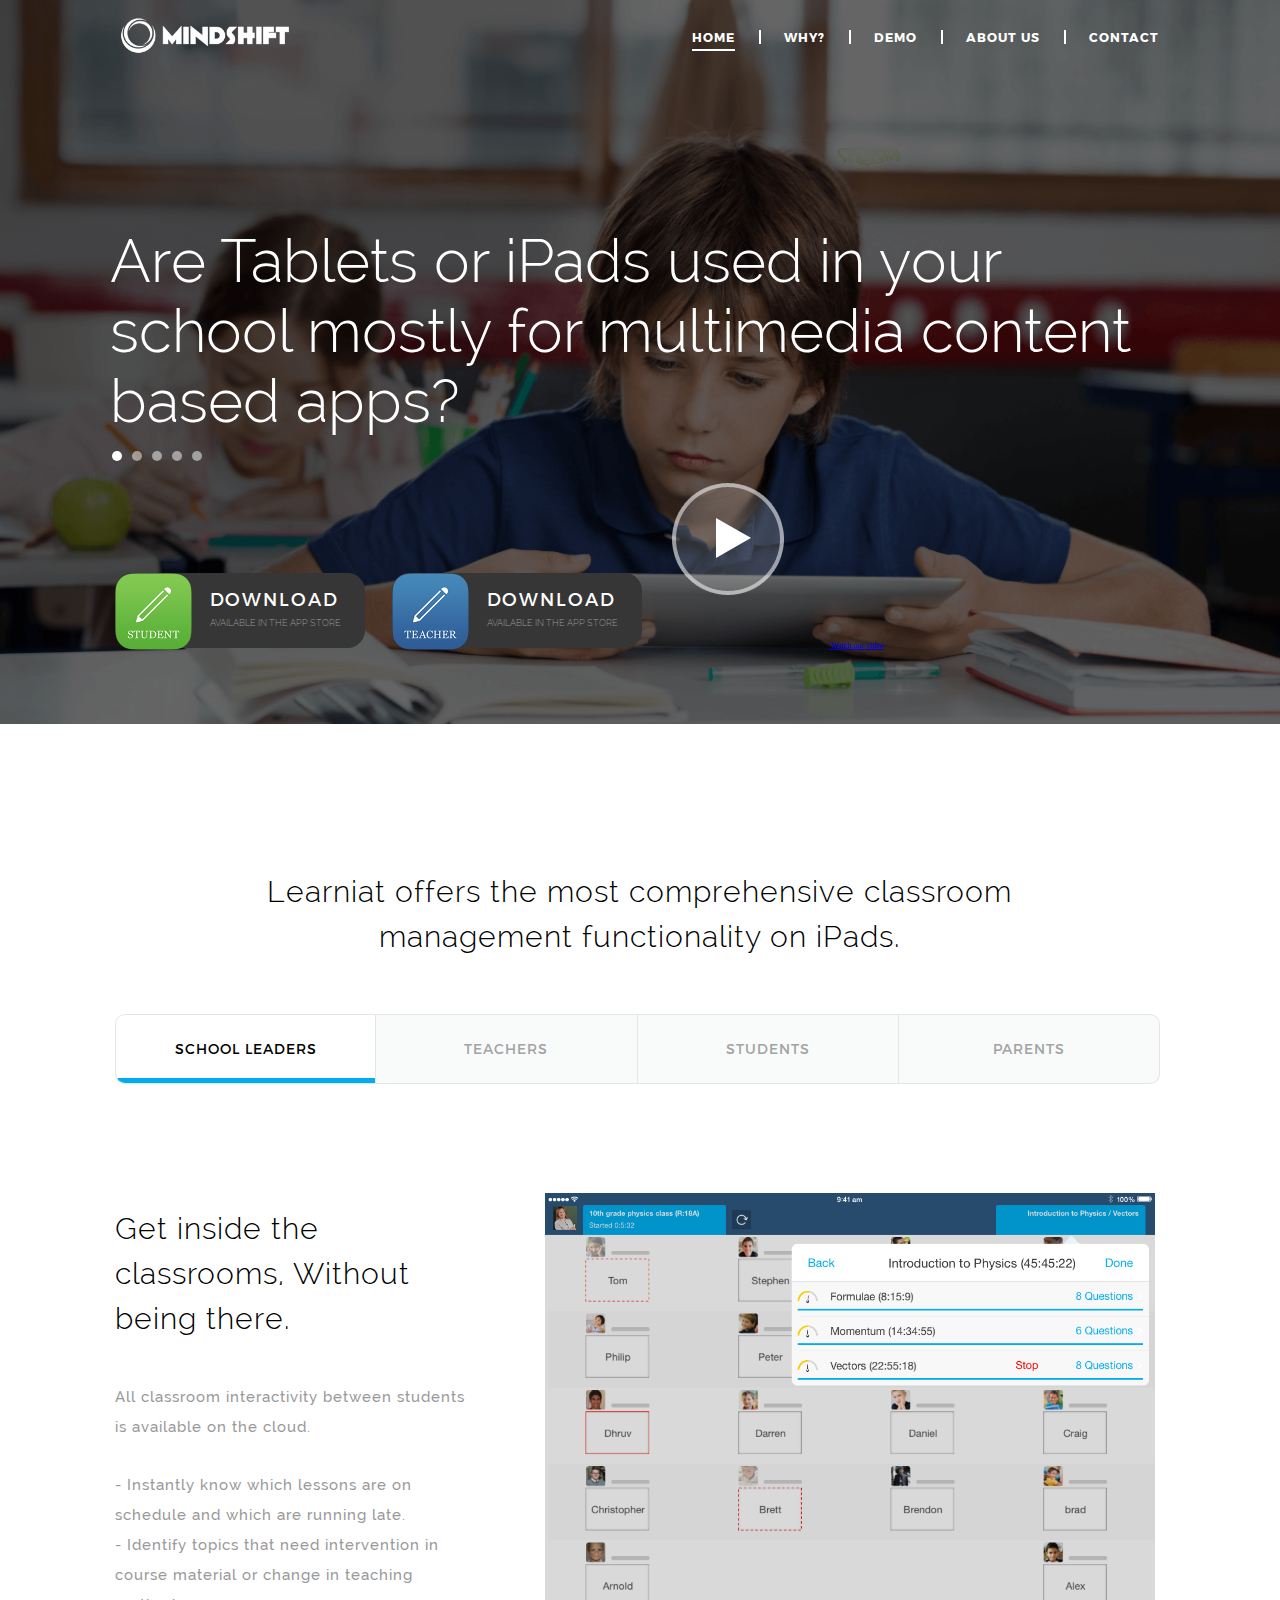
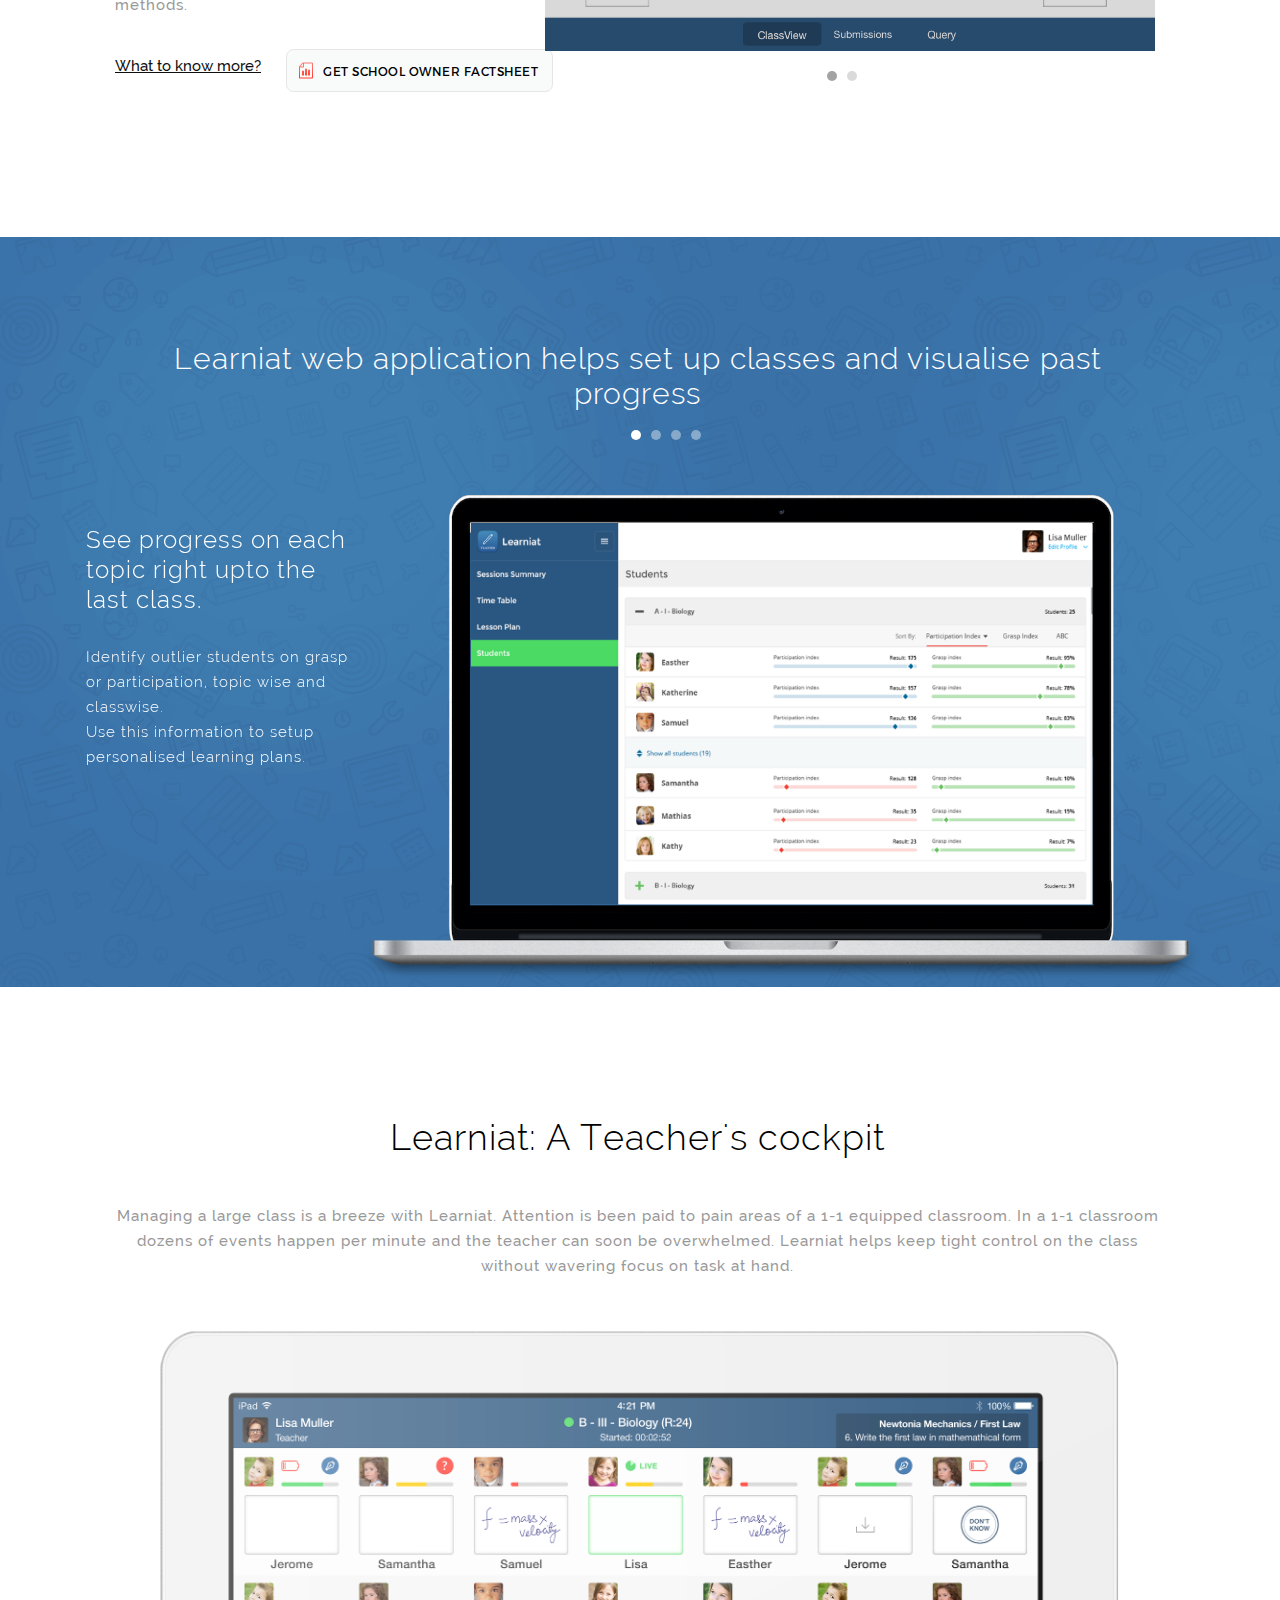
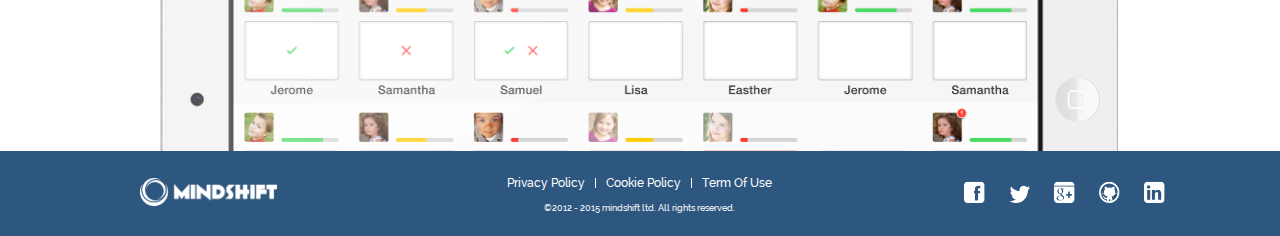
<file: index.html>
<!DOCTYPE html>
<html>
<head>
    <meta name="viewport" content="width=device-width, initial-scale=1.0">

    <title>Mindshift</title>

    <link rel="stylesheet" href="style/jquery.bxslider.css">
    <link rel="stylesheet" href="style/common-style.css">
    <link rel="stylesheet" href="style/landing-style.css">
    <link rel="stylesheet" href="style/responsive-grid.css">
    <link rel="stylesheet" href="style/landing-responsive.css"/>
    <link rel="shortcut icon" href="logocircle.ico?v=1" type="image/x-icon"/>
</head>
<body>
<div class="wrapper">
    <aside id="mobile-menu">
        <ul>
            <li class="current"><a href="index.html">home</a></li>
            <li><a href="why.html">why?</a></li>
            <li><a href="demo.html">demo</a></li>
            <li><a href="about.html">about us</a></li>
            <li><a href="contact.html">contact</a></li>
        </ul>
    </aside>
    <div id="landing">
        <div class="menu columns small-12">
            <div class="logo-wrap small-2">
                <a href="index.html">
                    <img class="logo" src="img/logo.png" alt=""/>
                </a>
            </div>
            <div class="nav-wrap small-5">
                <div class="mobile-menu">
                    <a href="javascript:">
                        <img src="img/menu-btn.png" alt=""/>
                    </a>
                </div>
                <nav>
                    <ul>
                        <li class="current"><a href="index.html">home</a></li>
                        <li><a href="why.html">why?</a></li>
                        <li><a href="demo.html">demo</a></li>
                        <li><a href="about.html">about us</a></li>
                        <li><a href="contact.html">contact</a></li>
                    </ul>
                </nav>
            </div>
        </div>
        <div class="content">
            <div class="slideshow">
                <ul class="bxslider">
                    <li>
                        <div class="wrap">
                            <p>Are Tablets or iPads used in your school mostly for multimedia content based apps?
							</p>
                        </div>
                    </li>
                    <li>
                        <div class="wrap">
                            <p>Do you think the tablets or iPads in classes are becoming a distraction for the kids? 
							</p>
                        </div>
                    </li>
                    <li>
                        <div class="wrap">
                            <p>Do you find it difficult to correlate learning outcome increases with more tablet usage?
							</p>
                        </div>
                    </li>
                    <li>
                        <div class="wrap">
                            <p>If you said "Yes" to any one of this, we have the solution. </p>
                        </div>
                    </li>
                    <li>
                        <div class="wrap">
                            <p>Introducing Learniat !! </br> The world's most powerful active learning tool on iPads.
							</p>
                        </div>
                    </li>
                </ul>
            </div>
            <div class="download columns small-12">
                <div class="button-wrap">
                    <button class="download student">
                         <a href="https://itunes.apple.com/us/app/learniat-student/id972350068?ls=1&amp;mt=8" target="_blank"> <div class="icon">
                            <img src="img/student-download.png" alt=""/>
                        </div>
                        <span class="label">download</span>
                        <span class="notes">available in the app store</span></a>
                    </button>
                </div>
                <div class="button-wrap">
                    <button class="download teacher">
					<a href="https://itunes.apple.com/us/app/learniat-teacher/id972347683?ls=1&amp;mt=8" target="_blank">
                        <div class="icon">
                            <img src="img/teacher-download.png" alt=""/>
                        </div>
                        <span class="label">download</span>
                        <span class="notes">available in the app store</span></a>
                    </button>
                </div>
                <div class="video">
			<a href="https://www.youtube.com/embed/3QcZJzOAe2A" target="_blank>
                        <div class="image-wrap">
                            <img src="img/play.png" alt="play"/>
                        </div>
                        <span>Watch our video</span>
			</a>                
			</div>
            </div>
        </div>
    </div>
    <main>
        <div id="hidden-secs">
            <section id="solution-sec">
                <header class="small-12">
                    <h1 class="medium-8 small-11">Learniat offers the most comprehensive classroom management functionality on iPads.
</h1>
                </header>
                <div class="tabs">
                    <ul>
                        <li class="current small-3" data-tab="owners"><a href="javascript:">school leaders</a></li>
                        <li class="small-3" data-tab="teachers"><a href="javascript:">teachers</a></li>
                        <li class="small-3" data-tab="students"><a href="javascript:">students</a></li>
                        <li class="small-3" data-tab="parents"><a href="javascript:">parents</a></li>
                    </ul>
                </div>
                <div class="tab-content">
                    <div class="owners tab current">
                        <div class="slideshow bottom medium-5 small-12">
                            <ul>
                                <li>
                                    <div class="text-wrap">
                                        <h1 class="medium-10 small-12">Get inside the classrooms, Without being there.</h1>
                                        <p <em class="medium-10 small-12">All classroom interactivity between students is available on the cloud.  </em> </p>
                                        <p class="medium-9 small-12">- Instantly know which lessons are on schedule and which are running late. <br/>
                                    
                                            	- Identify topics that need intervention in course material or change in teaching methods. <br/>
                                        
                                            </p>
                                        </div>
                                    <div class="fact-sheet-wrap">
                                        <a class="link">What to know more?</a>
                                          <a class="button simple" onclick="window.open('SchoolOwnersFactsheet.pdf')">
                                            <img src="img/filestatsico.png" alt=""/>
                                            <span>get school owner factsheet</span>
                                        </a>
                                    </div>
                                </li>
                            </ul>
                        </div>
                        <div class="product-img large-7 medium-7 small-12">
                            <ul class="bxslider">
                                <li>
                                    <div class="image-wrap">
                                        <img src="img/school1.png" alt=""/>
                                    </div>
                                </li>
                                <li>
                                    <div class="image-wrap">
                                        <img src="img/school2.png" alt=""/>
                                    </div>
                                </li>
                                
                            </ul>
                        </div>
                    </div>
                    <div class="parents tab">
                        <div class="slideshow bottom medium-5 small-12">
                            <ul>
                                <li>
                                    <div class="text-wrap">
                                        <h1 class="medium-10 small-12">Talk to your kids. Don't ask.</h1>
                                        <p class="medium-9 small-12">- Get detailed personalised updates of your kid daily from all his classes.<br/>
                                            - Armed with this information engage with your children proactively.<br/>
                                        - Pat your child on the Appreciation-Badges he received today <br/>
                                            - Know when to intervene and in which area.</p>
                                    </div>
                                    <div class="fact-sheet-wrap">
                                     <a class="link">Want more?</a>
                                         <a class="button simple" onclick="window.open('ParentFactsheet.pdf')">
                                            <img src="img/filestatsico.png" alt=""/>
                                            <span>get parent factsheet</span>
                                        </a>
                                    </div>
                                </li>
                            </ul>
                        </div>
                        <div class="product-img large-7 medium-7 small-12">
                            <ul class="bxslider">
                                <li>
                                    <div class="image-wrap">
                                        <img src="img/email_page1.png" alt=""/>
                                    </div>
                                </li>
                                <li>
                                    <div class="image-wrap">
                                        <img src="img/email_page2.png" alt=""/>
                                    </div>
                                    <li>
                                    <div class="image-wrap">
                                        <img src="img/email_page3.png" alt=""/>
                                    </div>
                                </li>
                                </li>
                            </ul>
                        </div>
                    </div>
                    <div class="teachers tab">
                        <div class="slideshow bottom medium-5 small-12">
                            <ul>
                                <li>
                                    <div class="text-wrap">
                                        <h1 class="medium-10 small-12">Energise your students during the lecture.</h1>
                                        <p class="medium-9 small-12">Have you noticed that the same 2-3 students respond to majority of your questions?<br>
                                            - Get attention of Shy and distracted students. <br>
                                            - Ask mid lecture questions and check individual responses instantaneously. <br>
                                            - Convert peer volunteering into a game. <br>
                                            - See labeling by students on a diagram, instantly. <br>
                                            - Check steps instead of final answer, and more. <br>
										</p>
                                    </div>
                                    <div class="fact-sheet-wrap">
                                        <a class="link">Want to know more?</a>
                                        <a class="button simple" onclick="window.open('TeacherFactsheet.pdf')"
                                            <img src="img/filestatsico.png" alt=""/>
                                            <span>get teacher factsheet</span>
                                        </a>
                                    </div>
                                </li>
                            </ul>
                        </div>
                        <div class="product-img large-7 medium-7 small-12">
                            <ul class="bxslider">
                                <li>
                                    <div class="image-wrap">
                                        <img src="img/teachers0.png" alt=""/>
                                    </div>
                                </li>
                                <li>
                                    <div class="image-wrap">
                                        <img src="img/teachers1.png" alt=""/>
                                    </div>
                                </li>
                                <li>
                                    <div class="image-wrap">
                                        <img src="img/teachers2.png" alt=""/>
                                    </div>
                                </li>
                                <li>
                                    <div class="image-wrap">
                                        <img src="img/teachers3.png" alt=""/>
                                    </div>
                                </li>
                            </ul>
                        </div>
                    </div>
                    <div class="students tab">
                        <div class="slideshow bottom medium-5 small-12">
                            <ul>
                                <li>
                                    <div class="text-wrap">
                                        <h1 class="medium-10 small-12">Get up and close to the teacher.</h1>
                                        
                                        <p class="medium-9 small-12"> 
										<em> &ldquo;Many times I think I know the answer to what the teacher asked. But other classmates always volunteer and answer the question first. I often want to ask a query but never get to ask due to fear of ridicule. &rdquo;</em> 
												- quote from a student <br>
                                        </p>
                                        <p class="medium-9 small-12">
                                        With Learniat increase your participation without being tagged the nerd of the class. <br>
                                    - Know when your teacher is looking at your response or query. <br>
                                        - Ask anonymously things which you arent sure about. <br>
                                        - Collaborate with peers to create questions. <br>
                                        - Register yourself to volunteer to answer (orally) on a peer question on Learniat. <br>
                                        </p>
                                    </div>
                                    <div class="fact-sheet-wrap">
                                        <a class="link">Want to know more?</a>
                                        <a class="button simple" onclick="window.open('StudentFactsheet.pdf')">
                                            <img src="img/filestatsico.png" alt=""/>
                                            <span>get student factsheet</span>
                                        </a>
                                    </div>
                                </li>
                            </ul>
                        </div>
                        <div class="product-img large-7 medium-7 small-12">
                            <ul class="bxslider">
                                <li>
                                    <div class="image-wrap">
                                        <img src="img/students1.png" alt=""/>
                                    </div>
                                </li>
                                <li>
                                    <div class="image-wrap">
                                        <img src="img/Student_app1.jpg" alt=""/>
                                    </div>
                                </li>
                                <li>
                                    <div class="image-wrap">
                                        <img src="img/students3.png" alt=""/>
                                    </div>
                                </li>
                                <li>
                                    <div class="image-wrap">
                                        <img src="img/student-app3.jpg" alt=""/>
                                    </div>
                                </li>
                            </ul>
                        </div>
                    </div>
                </div>
            </section>
            <section id="overview-sec">
                <header class="small-12">
                    <h1>Learniat web application helps set up classes and visualise past progress</h1>
                </header>
                <div class="slideshow top">
                    <div class="screen">
                        <ul class="bxslider">
                            <li>
                                <div class="wrap">
                                    <div class="text">
                                        <h1>See progress on each topic right upto the last class. </h1>
                                        <p>Identify outlier students on grasp or participation, topic wise and classwise. </br>
                                        Use this information to setup personalised learning plans.
                                
                                       </p>
                                    </div>
                                    <div class="image-wrap">
                                        <img src="img/webapp1.png" alt=""/>
                                    </div>
                                </div>
                            </li>
                            <li>
                                <div class="wrap">
                                    <div class="text">
                                        <h1>Manage all back-end admin work.</h1>
                                        <p>Set up class sessions, seating plans, rooms, time-tables. Pre-register students to their classes saving valuable class time in setting up technology.</p>
                                    </div>
                                    <div class="image-wrap">
                                        <img src="img/web_app2.png" alt=""/>
                                    </div>
                                </div>
                            </li>
                            <li>
                                <div class="wrap">
                                    <div class="text">
                                        <h1>Add topics, sub topics and questions.</h1>
                                        <p> Load 4 different formats of questions - multiple choice, match the columns, Open ended and Overlay scribble. </p>
                                    </div>
                                    <div class="image-wrap">
                                        <img src="img/webapp-add-question.png" alt=""/>
                                    </div>
                                </div>
                            </li>
                            <li>
                                <div class="wrap">
                                    <div class="text">
                                        <h1>Analyse responses</h1>
                                        <p>View distribution of grasp index across all students for each topic. </br>
                                        Compare question responses across class and see insightful patterns.
                                        
                                        </p>
                                    </div>
                                    <div class="image-wrap">
                                        <img src="img/macbook-screen.png" alt=""/>
                                    </div>
                                </div>
                            </li>
                        </ul>
                    </div>
                </div>
            </section>
            <section id="ui-sec">
                <div class="text">
                    <h1>Learniat: A Teacher's cockpit</h1>
                    <p>Managing a large class is a breeze with Learniat. Attention is been paid to pain areas of a 1-1 equipped classroom. In a 1-1 classroom dozens of events happen per minute and the teacher can soon be overwhelmed. Learniat helps keep tight control on the class without wavering focus on task at hand.</p>
                </div>
                <div class="image-wrap small-9">
                    <img src="img/learning-pad.png" alt=""/>
                </div>
            </section>
        </div>
    </main>
    <footer class="small-12">
        <div class="image-wrap columns medium-4 small-12">
            <img class="logo" src="img/logo.png" alt=""/>
        </div>
        <div class="notes columns medium-4 small-12">
            <div class="policy">
                <ul>
                    <li><a href="privacy-policy.html">Privacy Policy</a></li>
                    <li><span class="separator"></span><a href="http://www.mindshiftapps.com/">
                    Cookie Policy</a><span class="separator"></span></li>
                    <li><a href="http://www.mindshiftapps.com/">Term Of Use</a></li>
                </ul>
            </div>
            <div class="copyrights">
                <span>&copy;2012 - 2015 mindshift ltd. All rights reserved.</span>
            </div>
        </div>
    <div class="social columns medium-4 small-12">
        <ul class="social-nav">
            <li class="facebook"><a href="http://www.mindshiftapps.com/"><img src="img/face-ico.png" alt=""/></a></li>
            <li class="twitter"><a href="http://www.mindshiftapps.com/"><img src="img/twitter-ico.png" alt=""/></a></li>
            <li class="google"><a href="http://www.mindshiftapps.com/"><img src="img/g-ico.png" alt=""/></a></li>
            <li class="github"><a href="http://www.mindshiftapps.com/"><img src="img/git-ico.png" alt=""/></a></li>
            <li class="linkedin"><a href="http://www.mindshiftapps.com/"><img src="img/in-ico.png" alt=""/></a></li>
        </ul>
    </div>
    </footer>
</div>

<script src="js/lib/jquery-1.9.1.min.js"></script>
<script src="js/plugins/jquery.bxslider.min.js"></script>
<script src="js/main.js"></script>
</body>
</html>
</file>
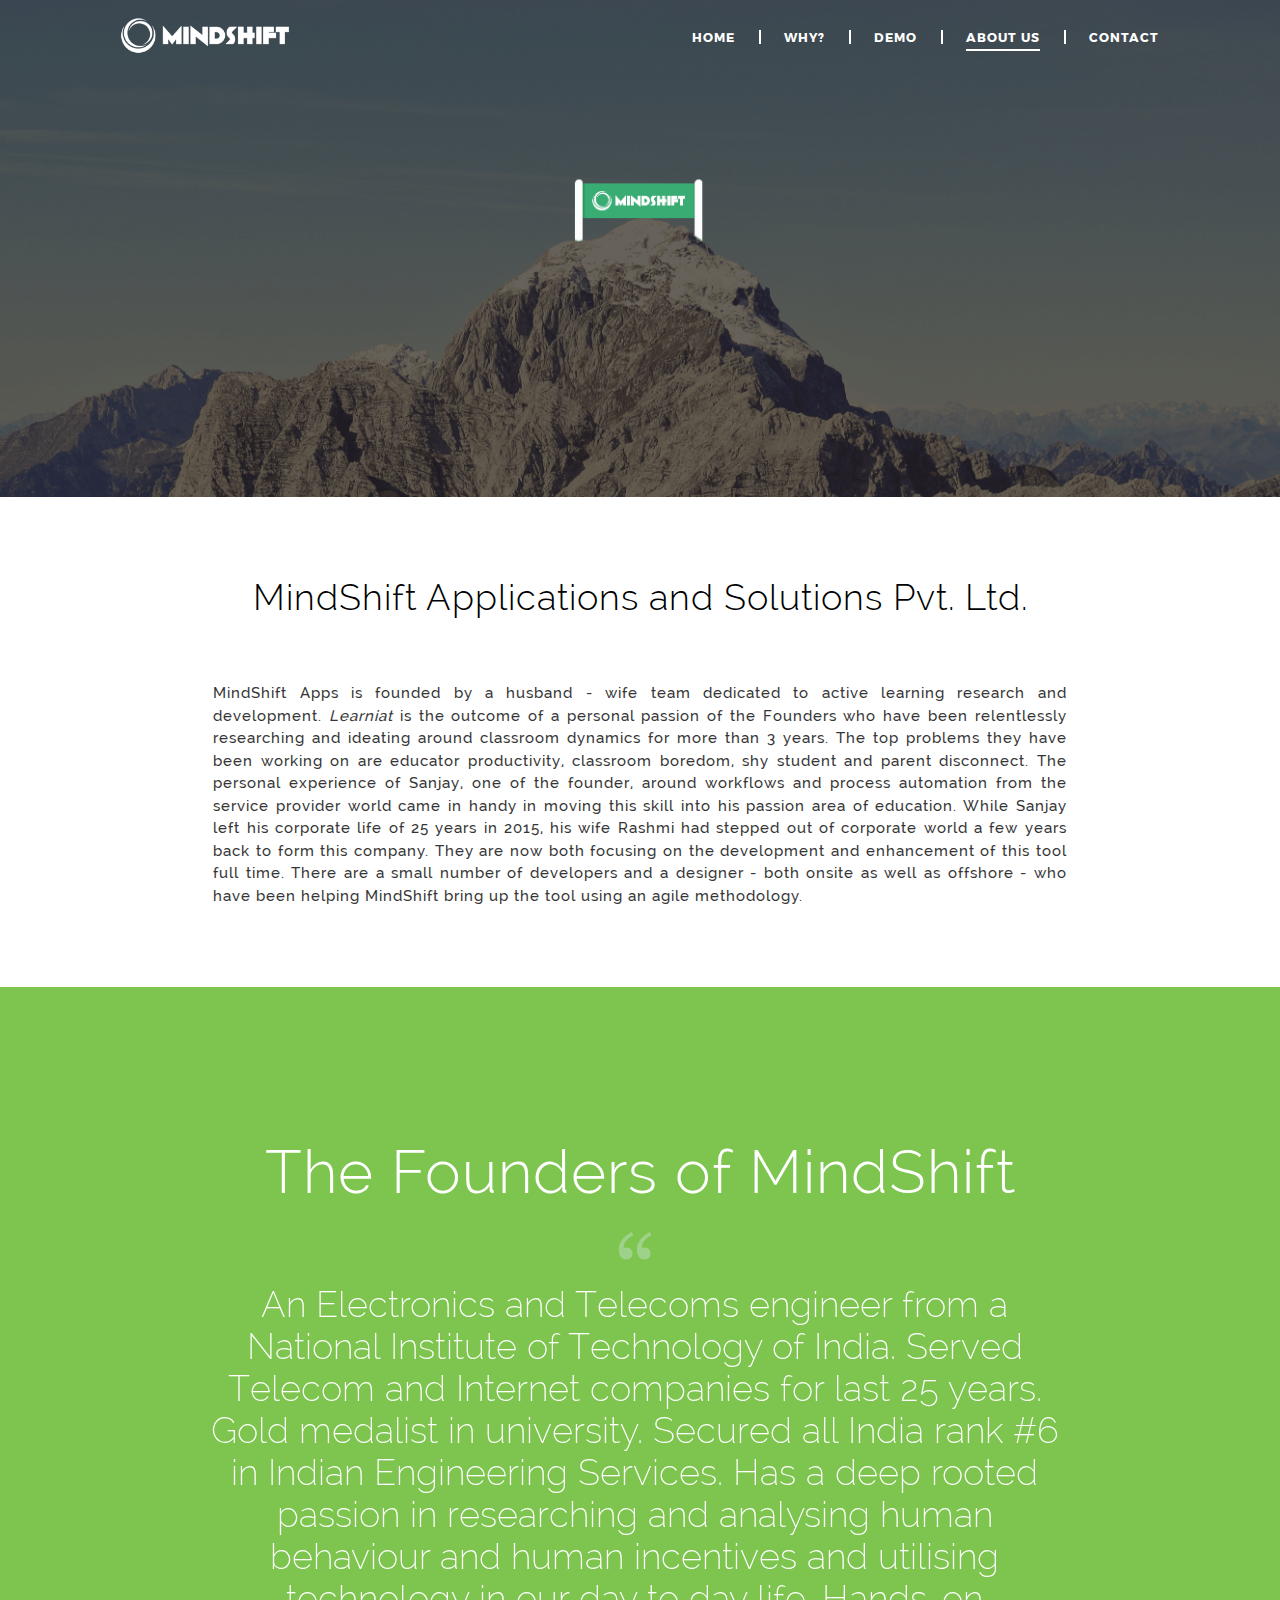
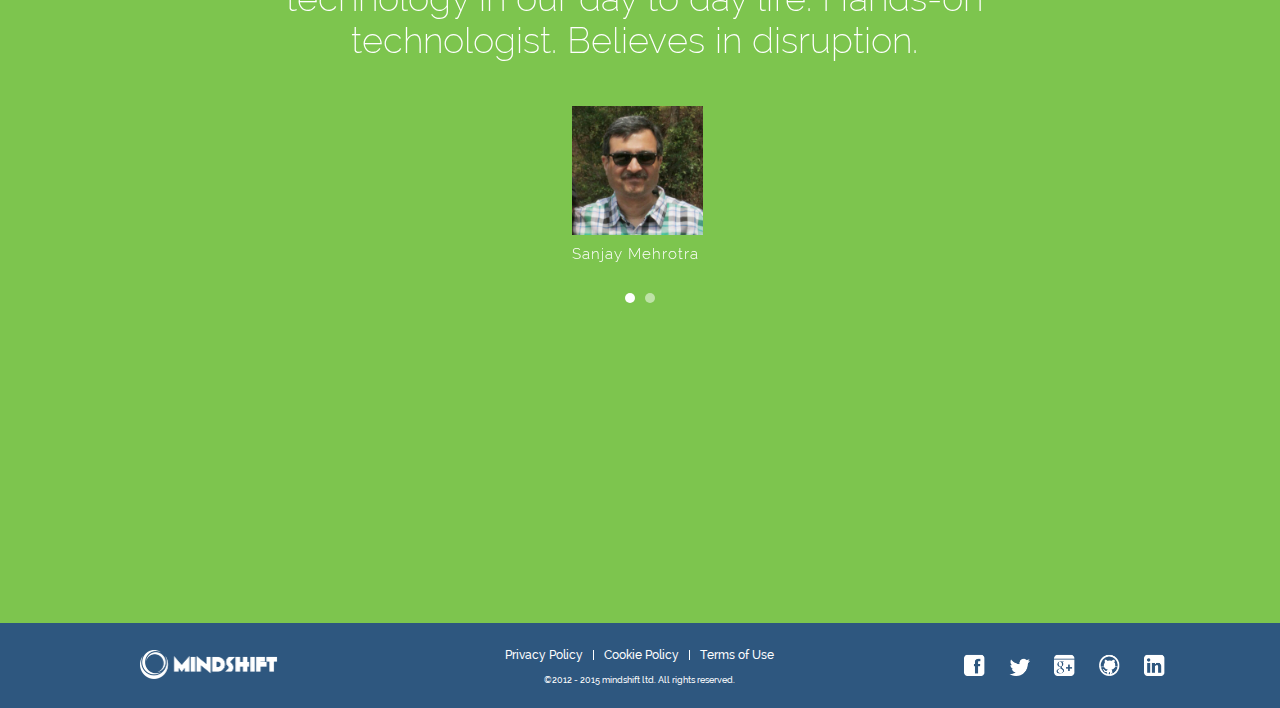
<file: about.html>
<!DOCTYPE html>
<html>
<head>
    <meta name="viewport" content="width=device-width, initial-scale=1.0">

    <title>About</title>

    <link rel="stylesheet" href="style/jquery.bxslider.css">
    <link rel="stylesheet" href="style/common-style.css">
    <link rel="stylesheet" href="style/about-style.css">
    <link rel="stylesheet" href="style/responsive-grid.css">
    <link rel="shortcut icon" href="logocircle.ico?v=1" type="image/x-icon"/>
</head>
<body>

<div class="wrapper">
<aside id="mobile-menu">
    <ul>
        <li><a href="index.html">home</a></li>
        <li><a href="why.html">why?</a></li>
        <li><a href="demo.html">demo</a></li>
        <li class="current"><a href="about.html">about us</a></li>
        <li><a href="contact.html">contact</a></li>
    </ul>
</aside>
<div id="landing" class="small-12">
    <div class="menu small-12">
        <div class="logo-wrap small-2">
            <a href="index.html">
                <img class="logo" src="img/logo.png" alt=""/>
            </a>
        </div>
        <div class="nav-wrap small-5">
            <div class="mobile-menu">
                <a href="javascript:">
                    <img src="img/menu-btn.png" alt=""/>
                </a>
            </div>
            <nav>
                <ul>
                    <li><a href="index.html">home</a></li>
                    <li><a href="why.html">why?</a></li>
                    <li><a href="demo.html">demo</a></li>
                    <li class="current"><a href="about.html">about us</a></li>
                    <li><a href="contact.html">contact</a></li>
                </ul>
            </nav>
        </div>
    </div>
</div>
<div id="top-text" class="small-12">
    <header>
        <h1>MindShift Applications and Solutions Pvt. Ltd.</h1>
    </header>
    <div class="text">
        <p class="medium-8 small-11">MindShift Apps is founded by a husband - wife team dedicated to active learning research and development. <em>Learniat</em> is the outcome of a personal passion of the Founders who have been relentlessly researching and ideating around classroom dynamics for more than 3 years. The top problems they have been working on are educator productivity, classroom boredom, shy student and parent disconnect. The personal experience of Sanjay, one of the founder, around workflows and process automation from the service provider world came in handy in moving this skill into his passion area of education. While Sanjay left his corporate life of 25 years in 2015, his wife Rashmi had stepped out of corporate world a few years back to form this company. They are now both focusing on the development and enhancement of this tool full time. There are a small number of developers and a designer - both onsite as well as offshore - who have been helping MindShift bring up the tool using an agile methodology. </p>
       <!-- <p class="medium-8 small-11"> xxx yyy zzzz </p> -->
    </div>
</div>
<div id="slides" class="small-12">
    <header>
        <h1>The Founders of MindShift </h1>
    </header>
    <ul class="bxslider small-12">
        <li>
            <div class="wrap">
                <div class="quot">
                    <img src="img/quot.png">
                </div>
                <div class="text small-12">
                    <p class="large-8 medium-11 small-11">An Electronics and Telecoms engineer from a National Institute of Technology of India. Served Telecom and Internet companies for last 25 years. Gold medalist in university. Secured all India rank #6 in Indian Engineering Services. Has a deep rooted passion in researching and analysing human behaviour and human incentives and utilising technology in our day to day life. Hands-on technologist. Believes in disruption. </p>
                </div>
                <div class="sign">
                    <div class="image-wrap">
                        <img src="img/profile-sm.jpeg" alt=""/>
                    </div>
                    <span class="name">Sanjay Mehrotra</span>
                </div>
            </div>
        </li>
        
        <li>
            <div class="wrap">
                <div class="quot">
                    <img src="img/quot.png">
                </div>
               <div class="text small-12">
                    <p class="large-8 medium-11 small-11">A top ranking engineer from an Indian Institute of Technology (IIT) of India. Rashmi has worked as a research Engineer in Centre of Develpment of Telematics and then in Bharti Airtel, a telecom operator in India for a decade before leaving to do a 1 year management course in IIM-Bangalore and then starting this venture. Rashmi comes with a rich academic background. She is an extensive reader. </p>
                </div>
                <div class="sign">
                    <div class="image-wrap">
                        <img src="img/rashmi-776px.jpg" alt=""/>
                    </div>
                    <span class="name">Rashmi Mehrotra</span>
                </div>
            </div>
        </li>
<!--
        <li>
            <div class="wrap">
                <div class="quot">
                    <img src="img/quot.png">
                </div>
                <div class="text small-12">
                    <p class="large-8 medium-11 small-11">Lorem ipsum dolor sit amet, consectetur adipiscing elit, sed do eiusmod tempor incididunt ut labore et dolore magna aliqua. Ut enim ad minim veniam.</p>
                </div>
                <div class="sign">
                    <div class="image-wrap">
                        <img src="img/photo.png" alt=""/>
                    </div>
                    <span class="name">Sanjay Mehrotra</span>
                </div>
            </div>
        </li>
-->
    </ul>
</div>
    <!--
<div id="mission" class="small-12">
    <header>
        <h1>Our Mission</h1>
    </header>
    <p class="large-8 medium-10 small-11">Lorem ipsum dolor sit amet, consectetur adipiscing elit, sed do eiusmod tempor incididunt ut labore et dolore
        magna aliqua.</p>

    <p class="large-8 medium-10 small-11">Ut enim ad minim veniam, quis nostrud exercitation ullamco laboris nisi ut aliquip ex ea commodo consequat. Duis
        aute irure dolor in reprehenderit in voluptate velit esse cillum dolore eu fugiat nulla pariatur.</p>

    <p class="large-8 medium-10 small-11">Excepteur sint occaecat cupidatat non proident, sunt in culpa qui officia deserunt mollit anim id est laborum.Sed
        ut perspiciatis unde omnis iste natus error sit voluptatem accusantium doloremque laudantium, totam rem aperiam,
        eaque ipsa quae ab illo inventore veritatis et quasi architeco beatae vitae dicta sunt explicabo.</p>

    <p class="large-8 medium-10 small-11">Nemo enim ipsam voluptatem quia voluptas sit aspernatur aut odit aut fugit, sed quia consequuntur magni dolores
        eos qui ratione voluptatem sequi nesciunt. </p>

    <p class="large-8 medium-10 small-11">Neque porro quisquam est, qui dolorem ipsum quia dolor sit amet,
        consectetur, adipisci velit, sed quia non numquam eius modi tempora incidunt ut labore et dolore magnam aliquam
        quaerat voluptatem.</p>
</div>

-->
<footer class="small-12">
    <div class="image-wrap columns medium-4 small-12">
        <img class="logo" src="img/logo.png" alt=""/>
    </div>
    <div class="notes columns medium-4 small-12">
        <div class="policy">
            <ul>
                <li><a href="privacy-policy.html">Privacy Policy</a></li>
                <li><span class="separator"></span><a href="">Cookie Policy</a><span class="separator"></span></li>
                <li><a href="">Terms of Use</a></li>
            </ul>
        </div>
        <div class="copyrights">
            <span>&copy;2012 - 2015 mindshift ltd. All rights reserved.</span>
        </div>
    </div>
    <div class="social columns medium-4 small-12">
        <ul class="social-nav">
            <li class="facebook"><a href="#slides"><img src="img/face-ico.png" alt=""/></a></li>
            <li class="twitter"><a href="slides"><img src="img/twitter-ico.png" alt=""/></a></li>
            <li class="google"><a href="slides"><img src="img/g-ico.png" alt=""/></a></li>
            <li class="Demo"><a href="demo.html"><img src="img/git-ico.png" alt=""/></a></li>
            <li class="linkedin"><a href="demo.html"><img src="img/in-ico.png" alt=""/></a></li>
        </ul>
    </div>
</footer>
</div>

<script src="js/lib/jquery-1.9.1.min.js"></script>
<script src="js/plugins/jquery.bxslider.min.js"></script>
<script src="js/main.js"></script>
</body>
</html>
</file>
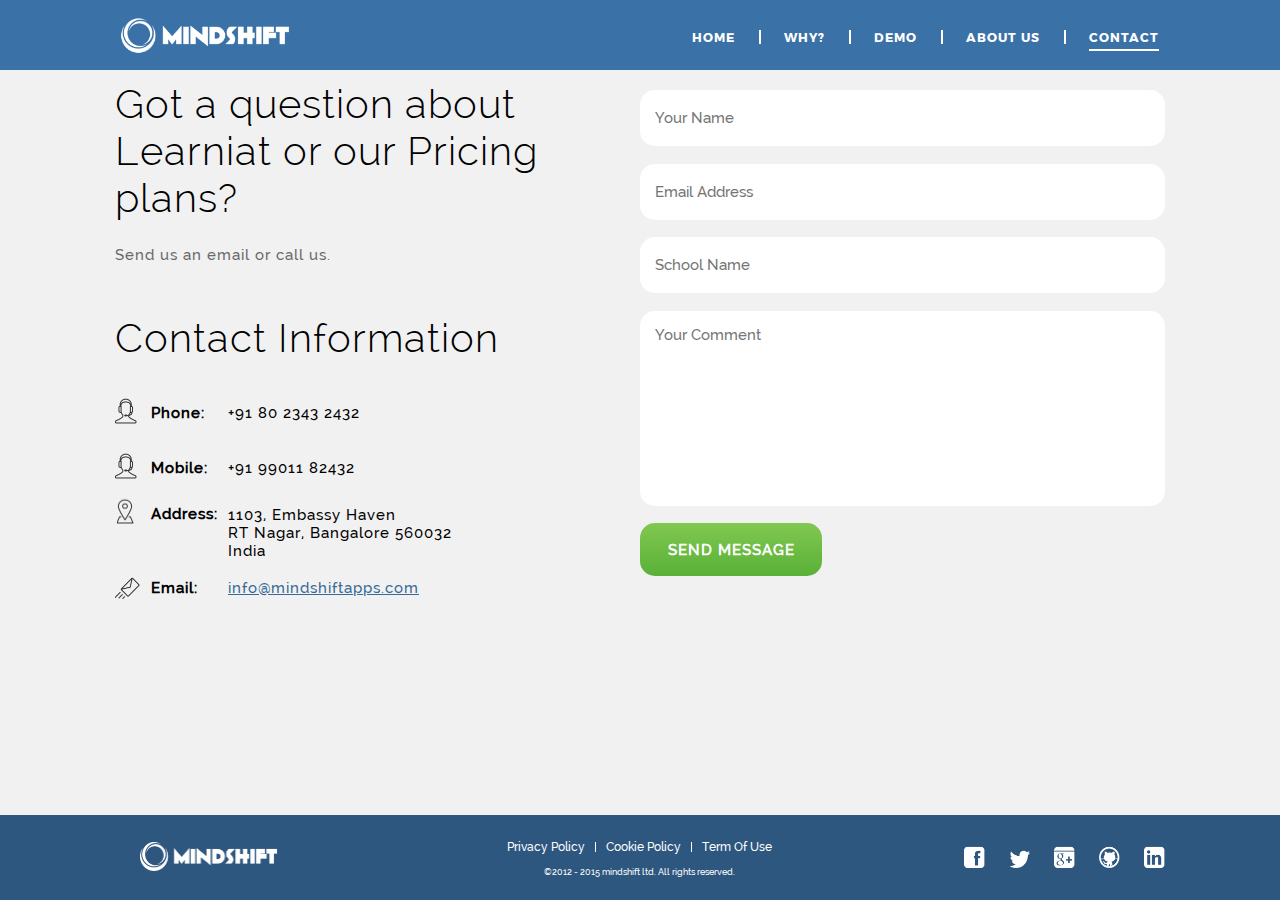
<file: contact.html>
<!DOCTYPE html>
<html>
<head>
    <meta name="viewport" content="width=device-width, initial-scale=1.0">

    <title>Contact</title>

    <link rel="stylesheet" href="style/common-style.css">
    <link rel="stylesheet" href="style/contact-style.css">
    <link rel="stylesheet" href="style/responsive-grid.css">
    <link rel="shortcut icon" href="logocircle.ico?v=1" type="image/x-icon"/>
</head>
<body>

<div class="wrapper">
    <aside id="mobile-menu">
        <ul>
            <li><a href="index.html">home</a></li>
            <li><a href="why.html">why?</a></li>
            <li><a href="demo.html">demo</a></li>
            <li><a href="about.html">about us</a></li>
            <li class="current"><a href="contact.html">contact</a></li>
        </ul>
    </aside>

    <div class="menu columns small-12">
        <div class="logo-wrap small-2">
            <a href="index.html">
                <img class="logo" src="img/logo.png" alt=""/>
            </a>
        </div>
        <div class="nav-wrap small-5">
            <div class="mobile-menu">
                <a href="javascript:">
                    <img src="img/menu-btn.png" alt=""/>
                </a>
            </div>
            <nav>
                <ul>
                    <li><a href="index.html">home</a></li>
                    <li><a href="why.html">why?</a></li>
                    <li><a href="demo.html">demo</a></li>
                    <li><a href="about.html">about us</a></li>
                    <li class="current"><a href="contact.html">contact</a></li>
                </ul>
            </nav>
        </div>
    </div>
    <div class="content">
        <div id="info" class="columns large-6 medium-6 small-12">
            <div class="intro">
                <h1>Got a question about Learniat or our Pricing plans?</h1>
                <p>Send us an email or call us.</p>
            </div>
            <div class="contacts">
                <header>
                    <h1>Contact Information</h1>
                </header>
                <div class="contact">
                    <img src="img/phone-ico.png" alt=""/>
                    <span class="head">Phone:</span>
                    <span class="info">+91 80 2343 2432</span>
                </div>
                <div class="contact">
                    <img src="img/mobile-ico.png" alt=""/>
                    <span class="head">Mobile:</span>
                    <span class="info">+91 99011 82432</span>
                </div>
                <div class="contact address">
                    <img src="img/address-ico.png" alt=""/>
                    <span class="head">Address:</span>
                    <span class="info">1103, Embassy Haven<br>RT Nagar, Bangalore 560032<br>India</span>
                </div>
                <div class="contact">
                    <img src="img/email-ico.png" alt=""/>
                    <span class="head">Email:</span>
                    <span class="info"><a href="mailto:info@mindshiftapps.com">info@mindshiftapps.com</a></span>
                </div>
            </div>
        </div>
        <div id="form" class="columns large-6 medium-6 small-12">
            <form method="post" action="storereq.php">
                <input type="text" name="name" placeholder="Your Name"/>
                <input type="text" name="email"  placeholder="Email Address"/>
                <input type="text" name="school"  placeholder="School Name"/>
                <textarea name="comment" id="comment" cols="30" rows="10"  placeholder="Your Comment"></textarea>
                <input type="submit" value="send message"/>
            </form>
        </div>
    </div>


    <footer class="small-12">
        <div class="image-wrap columns medium-4 small-12">
            <img class="logo" src="img/logo.png" alt=""/>
        </div>
        <div class="notes columns medium-4 small-12">
            <div class="policy">
                <ul>
                    <li><a href="privacy-policy.html">Privacy Policy</a></li>
                    <li><span class="separator"></span><a href="">Cookie Policy</a><span class="separator"></span></li>
                    <li><a href="">Term Of Use</a></li>
                </ul>
            </div>
            <div class="copyrights">
                <span>&copy;2012 - 2015 mindshift ltd. All rights reserved.</span>
            </div>
        </div>
    <div class="social columns medium-4 small-12">
        <ul class="social-nav">
            <li class="facebook"><a href="http://www.mindshiftapps.com/"><img src="img/face-ico.png" alt=""/></a></li>
            <li class="twitter"><a href="http://www.mindshiftapps.com/"><img src="img/twitter-ico.png" alt=""/></a></li>
            <li class="google"><a href="http://www.mindshiftapps.com/"><img src="img/g-ico.png" alt=""/></a></li>
            <li class="github"><a href="http://www.mindshiftapps.com/"><img src="img/git-ico.png" alt=""/></a></li>
            <li class="linkedin"><a href="http://www.mindshiftapps.com/"><img src="img/in-ico.png" alt=""/></a></li>
        </ul>
    </div>
    </footer>
</div>

<script src="js/lib/jquery-1.9.1.min.js"></script>
<script src="js/plugins/jquery.bxslider.min.js"></script>
<script src="js/main.js"></script>
</body>
</html>
</file>
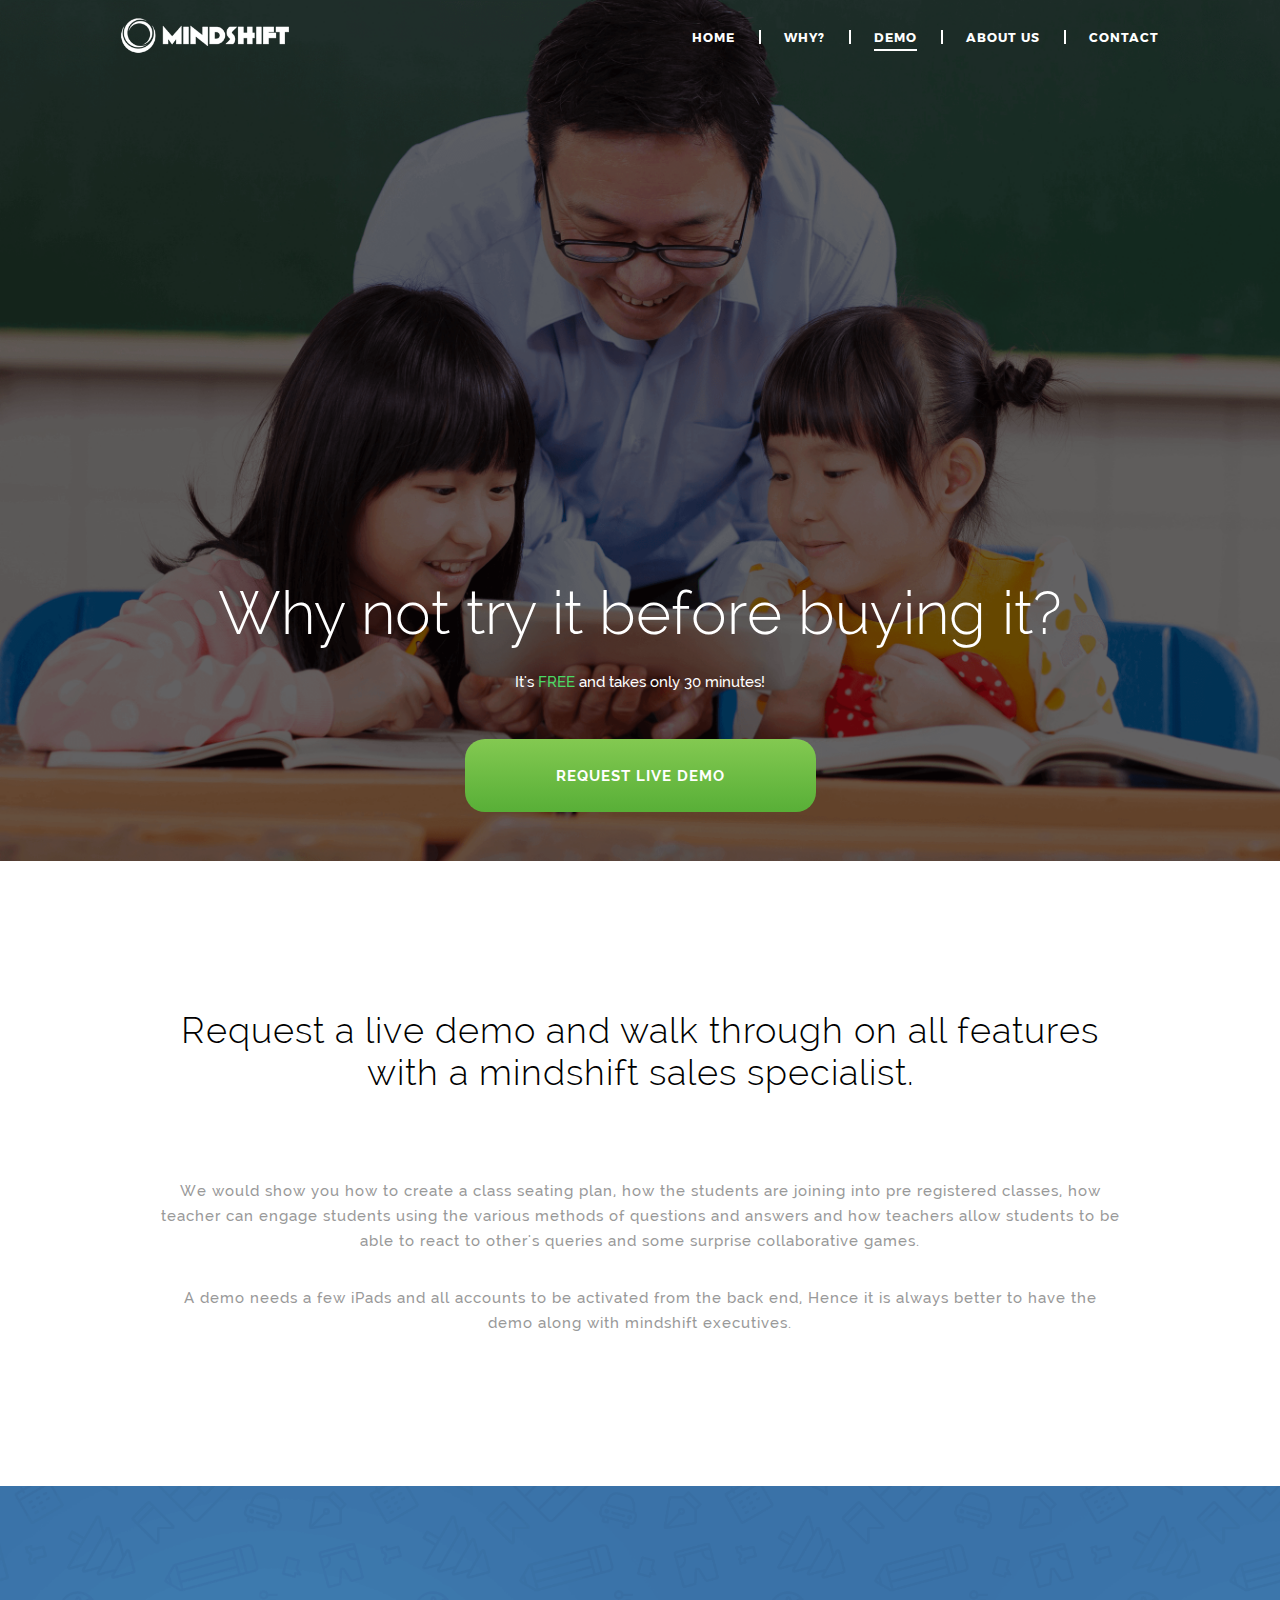
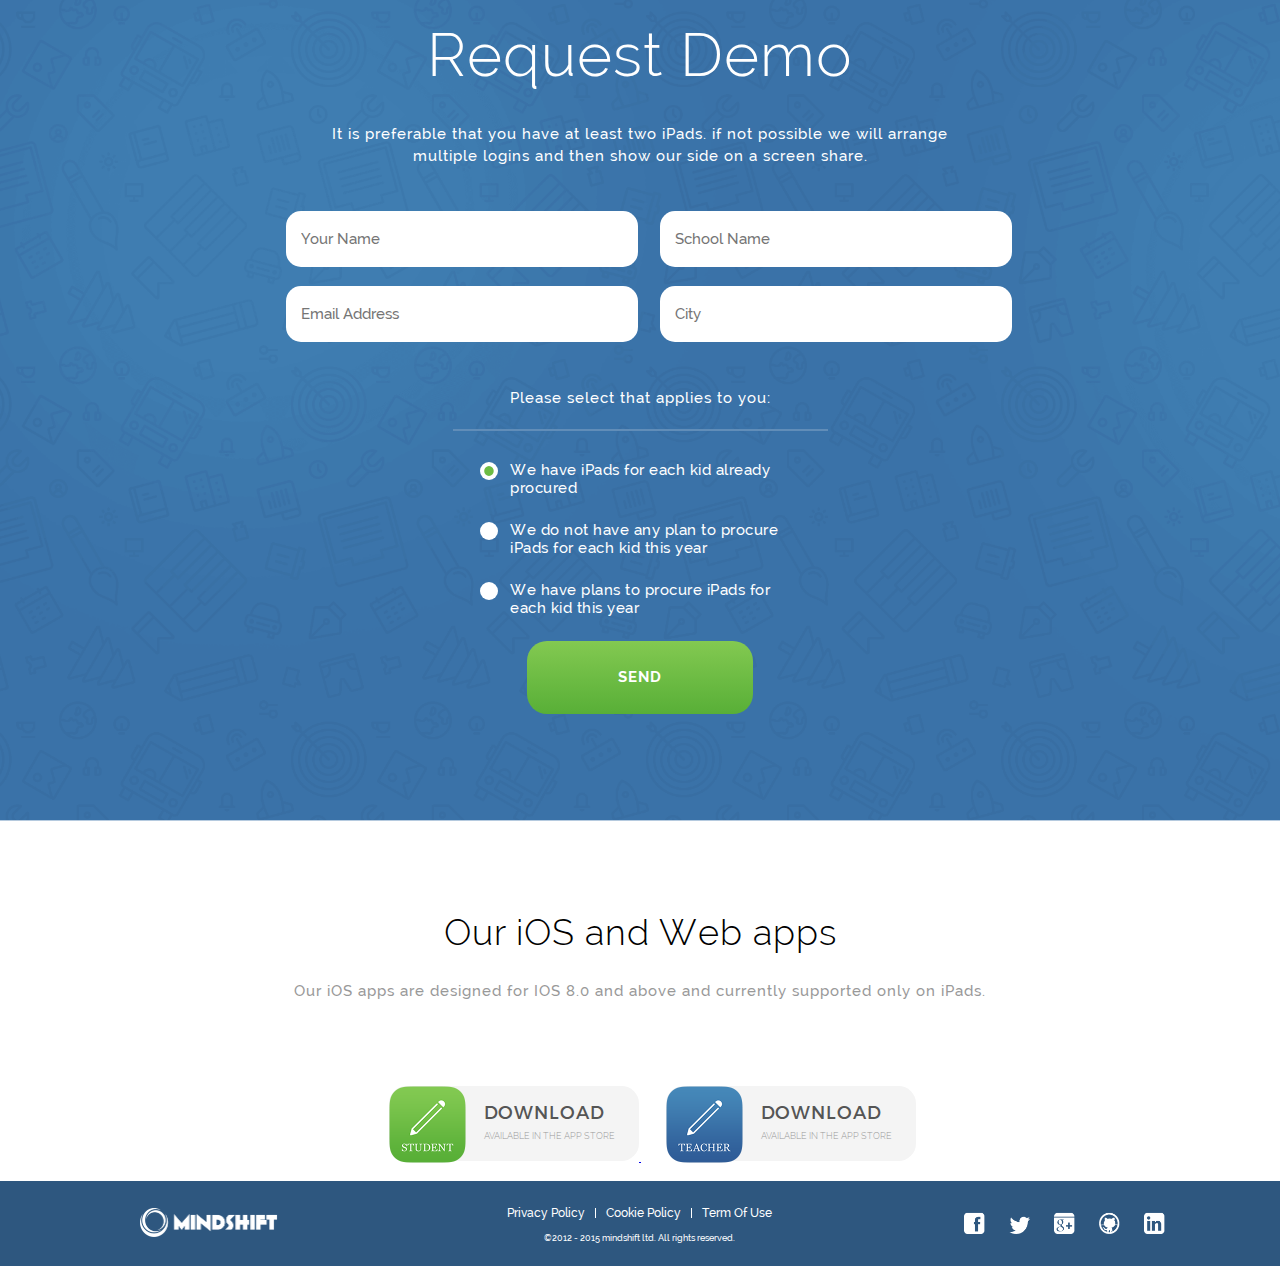
<file: demo.html>
<!DOCTYPE html>
<html>
<head>
    <meta name="viewport" content="width=device-width, initial-scale=1.0">

    <title>Demo</title>

    <link rel="stylesheet" href="style/common-style.css">
    <link rel="stylesheet" href="style/demo-style.css">
    <link rel="stylesheet" href="style/responsive-grid.css">
    <link rel="shortcut icon" href="logocircle.ico?v=1" type="image/x-icon"/>
</head>
<body>

<div class="wrapper">
    <aside id="mobile-menu">
        <ul>
            <li><a href="index.html">home</a></li>
            <li><a href="why.html">why?</a></li>
            <li class="current"><a href="demo.html">demo</a></li>
            <li><a href="about.html">about us</a></li>
            <li><a href="contact.html">contact</a></li>
        </ul>
    </aside>

    <div class="menu columns small-12">
        <div class="logo-wrap small-2">
            <a href="index.html">
                <img class="logo" src="img/logo.png" alt=""/>
            </a>
        </div>
        <div class="nav-wrap small-5">
            <div class="mobile-menu">
                <a href="javascript:">
                    <img src="img/menu-btn.png" alt=""/>
                </a>
            </div>
            <nav>
                <ul>
                    <li><a href="index.html">home</a></li>
                    <li><a href="why.html">why?</a></li>
                    <li class="current"><a href="demo.html">demo</a></li>
                    <li><a href="about.html">about us</a></li>
                    <li><a href="contact.html">contact</a></li>
                </ul>
            </nav>
        </div>
    </div>
    <div id="content">
        <div id="landing">
            <div class="header text columns small-12">
                <h1>Why not try it before buying it?</h1>
            </div>
            <div class="hint text columns small-12">
                <span class="hint">It's <span class="free">free</span> and takes only 30 minutes!</span>
            </div>
            <div class="button-wrap columns small-12">
                <a class="button">request live demo</a>
            </div>
        </div>
        <div id="about">
            <header>
                <h1 class="large-9 medium-10 small-12">Request a live demo and walk through on all features with a mindshift sales specialist.</h1>
            </header>
            <div class="text">
                <p class="large-9 medium-10 small-12">We would show you how to create a class seating plan, how the students are joining into pre registered classes, how teacher can engage students using the various methods of questions and answers and how teachers allow students to be able to react to other's queries and some surprise collaborative games.</p>
                <p class="large-9 medium-10 small-12">A demo needs a few iPads and all accounts to be activated from the back end, Hence it is always better to have the demo along with mindshift executives. </p>
            </div>
        </div>
        <div id="request">
            <header>
                <h1>Request Demo</h1>
                <p class="large-6 medium-8 small-12">It is preferable that you have at least two iPads. if not possible we will arrange multiple logins and then show our side on a screen share.</p>
            </header>
            <div class="form">
                <form method="post" action="storereq.php" onsubmit="this.submit(); this.reset(); return false;">
                    <div class="row small-12">
                        <div class="wrap ">
                            <input type="text" name="name" placeholder="Your Name"/>
                            <input type="text" name="school" placeholder="School Name"/>
                        </div>
                    </div>
                    <div class="row small-12">
                        <div class="wrap">
                            <input type="text" name="email" placeholder="Email Address"/>
                            <input type="text" name="city" placeholder="City"/>
                        </div>
                    </div>

                    <div class="radio">
                        <header>
                            <h1>Please select that applies to you:</h1>
                            <div class="border"></div>
                        </header>
                        <div class="options large-3 medium-5 small-11">
                            <div class="option small-12">
                                <input id="havepads" type="radio" name="option" value="1" checked />
                                <label for="havepads"></label>
                                <span>We have iPads for each kid already procured</span>
                            </div>
                            <div class="option">
                                <input id="noplans" type="radio" name="option" value="0"/>
                                <label for="noplans"></label>
                                <span>We do not have any plan to procure iPads for each kid this year</span>
                            </div>
                            <div class="option">
                                <input id="haveplans" type="radio" name="option" value="2"/>
                                <label for="haveplans"></label>
                                <span>We have plans to procure iPads for each kid this year</span>
                            </div>
                        </div>
                    </div>
                    <div class="button-wrap small-12">
                        <input type="submit" value="send" />
                    </div>
                </form>
            </div>
        </div>
        <div id="apps">
            <header>
                <h1>Our iOS and Web apps</h1>
            </header>
            <div class="text">
                <p class="large-8 medium-9 small-11">Our iOS apps are designed for IOS 8.0 and above and currently supported only on iPads.</p>
            </div>
            <div class="download">
                <div class="button-wrap">
                    <button class="download student">
                         <a href="https://itunes.apple.com/us/app/learniat-student/id972350068?ls=1&amp;mt=8" target="_blank"> 
                        <div class="icon">
                            <img src="img/student-download.png" alt=""/>
                        </div>
                        <span class="label">download</span>
                        <span class="notes">available in the app store</span>
                    </button>
                </div>
                <div class="button-wrap">
                    <button class="download teacher">
                        <a href="https://itunes.apple.com/us/app/learniat-teacher/id972347683?ls=1&amp;mt=8" target="_blank">
                        <div class="icon">
                            <img src="img/teacher-download.png" alt=""/>
                        </div>
                        <span class="label">download</span>
                        <span class="notes">available in the app store</span>
                    </button>
                </div>
            </div>
            <br>
        <br>
        <!--
            <div class="links">
                <a href="javascript:">Student Web App</a>
                <a href="javascript:">Teacher Web App</a>
                <a href="javascript:">School Web App</a>
            </div>
        -->
        </div>
    </div>


    <footer class="small-12">
        <div class="image-wrap columns medium-4 small-12">
            <img class="logo" src="img/logo.png" alt=""/>
        </div>
        <div class="notes columns medium-4 small-12">
            <div class="policy">
                <ul>
                    <li><a href="privacy-policy.html">Privacy Policy</a></li>
                    <li><span class="separator"></span><a href="">Cookie Policy</a><span class="separator"></span></li>
                    <li><a href="">Term Of Use</a></li>
                </ul>
            </div>
            <div class="copyrights">
                <span>&copy;2012 - 2015 mindshift ltd. All rights reserved.</span>
            </div>
        </div>
        <div class="social columns medium-4 small-12">
            <ul class="social-nav">
                <li class="facebook"><a href=""><img src="img/face-ico.png" alt=""/></a></li>
                <li class="twitter"><a href=""><img src="img/twitter-ico.png" alt=""/></a></li>
                <li class="google"><a href=""><img src="img/g-ico.png" alt=""/></a></li>
                <li class="github"><a href=""><img src="img/git-ico.png" alt=""/></a></li>
                <li class="linkedin"><a href=""><img src="img/in-ico.png" alt=""/></a></li>
            </ul>
        </div>
    </footer>
</div>

<script src="js/lib/jquery-1.9.1.min.js"></script>
<script src="js/plugins/jquery.bxslider.min.js"></script>
<script src="js/main.js"></script>
<script>
$(".button").click(function() {
    $('html,body').animate({
        scrollTop: $(".form").offset().top},
        'slow');
});
</script>
</body>
</html>
</file>
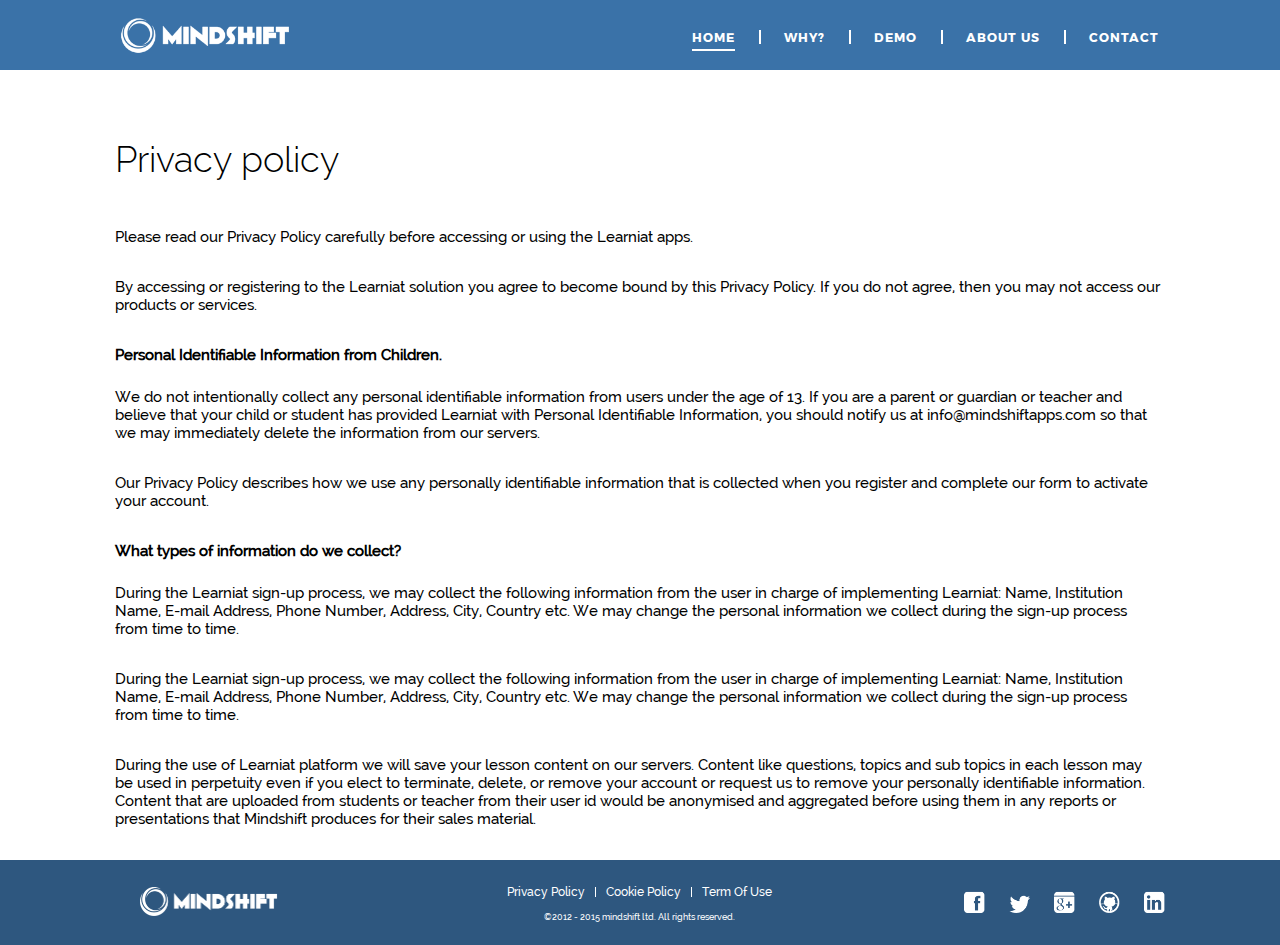
<file: privacy-policy.html>
<!DOCTYPE html>
<html>
<head>
    <meta name="viewport" content="width=device-width, initial-scale=1.0">

    <title>Policy</title>

    <link rel="stylesheet" href="style/common-style.css">
    <link rel="stylesheet" href="style/policy-style.css">
    <link rel="stylesheet" href="style/responsive-grid.css">
</head>
<body>
<div class="wrapper">
<aside id="mobile-menu">
    <ul>
        <li><a href="index.html">home</a></li>
        <li><a href="why.html">why?</a></li>
        <li><a href="demo.html">demo</a></li>
        <li><a href="about.html">about us</a></li>
        <li><a href="contact.html">contact</a></li>
    </ul>
</aside>
    <div class="menu columns small-12">
        <div class="logo-wrap small-2">
            <a href="index.html">
                <img class="logo" src="img/logo.png" alt=""/>
            </a>
        </div>
        <div class="nav-wrap small-5">
            <div class="mobile-menu">
                <a href="javascript:">
                    <img src="img/menu-btn.png" alt=""/>
                </a>
            </div>
            <nav>
                <ul>
                    <li class="current"><a href="index.html">home</a></li>
                    <li><a href="why.html">why?</a></li>
                    <li><a href="demo.html">demo</a></li>
                    <li><a href="about.html">about us</a></li>
                    <li><a href="contact.html">contact</a></li>
                </ul>
            </nav>
        </div>
    </div>
<main>
    <article>
        <h1>Privacy policy</h1>
        <p>Please read our Privacy Policy carefully before accessing or using the Learniat apps.</p>
        <p>By accessing or registering to the Learniat solution you agree to become bound by this Privacy Policy. If you do not agree, then you may not access our products or services.</p>
        <h2>Personal Identifiable Information from Children.</h2>
        <p>We do not intentionally collect any personal identifiable information from users under the age of 13. If you are a parent or guardian or teacher and believe that your child or student has provided Learniat with Personal Identifiable Information, you should notify us at info@mindshiftapps.com so that we may immediately delete the information from our servers.</p>
        <p>Our Privacy Policy describes how we use any personally identifiable information that is collected when you register and complete our form to activate your account.</p>
        <h2>What types of information do we collect?</h2>
        <p>During the Learniat sign-up process, we may collect the following information from the user in charge of implementing Learniat: Name, Institution Name, E-mail Address, Phone Number, Address, City, Country etc. We may change the personal information we collect during the sign-up process from time to time.</p>
        <p>During the Learniat sign-up process, we may collect the following information from the user in charge of implementing Learniat: Name, Institution Name, E-mail Address, Phone Number, Address, City, Country etc. We may change the personal information we collect during the sign-up process from time to time.</p>
        <p>During the use of Learniat platform we will save your lesson content on our servers. Content like questions, topics and sub topics in each lesson may be used in perpetuity even if you elect to terminate, delete, or remove your account or request us to remove your personally identifiable information.
            Content that are uploaded from students or teacher from their user id would be anonymised and aggregated before using them in any reports or presentations that Mindshift produces for their sales material.
        </p>
    </article>
</main>
<footer class="small-12">
    <div class="image-wrap columns medium-4 small-12">
        <img class="logo" src="img/logo.png" alt=""/>
    </div>
    <div class="notes columns medium-4 small-12">
        <div class="policy">
            <ul>
                <li><a href="privacy-policy.html">Privacy Policy</a></li>
                <li><span class="separator"></span><a href="http://www.mindshiftapps.com/">Cookie Policy</a><span class="separator"></span></li>
                <li><a href="http://www.mindshiftapps.com/">Term Of Use</a></li>
            </ul>
        </div>
        <div class="copyrights">
            <span>&copy;2012 - 2015 mindshift ltd. All rights reserved.</span>
        </div>
    </div>
    <div class="social columns medium-4 small-12">
        <ul class="social-nav">
            <li class="facebook"><a href="http://www.mindshiftapps.com/"><img src="img/face-ico.png" alt=""/></a></li>
            <li class="twitter"><a href="http://www.mindshiftapps.com/"><img src="img/twitter-ico.png" alt=""/></a></li>
            <li class="google"><a href="http://www.mindshiftapps.com/"><img src="img/g-ico.png" alt=""/></a></li>
            <li class="github"><a href="http://www.mindshiftapps.com/"><img src="img/git-ico.png" alt=""/></a></li>
            <li class="linkedin"><a href="http://www.mindshiftapps.com/"><img src="img/in-ico.png" alt=""/></a></li>
        </ul>
    </div>
</footer>
</div>

<script src="js/lib/jquery-1.9.1.min.js"></script>
<script src="js/main.js"></script>
</body>
</html>
</file>
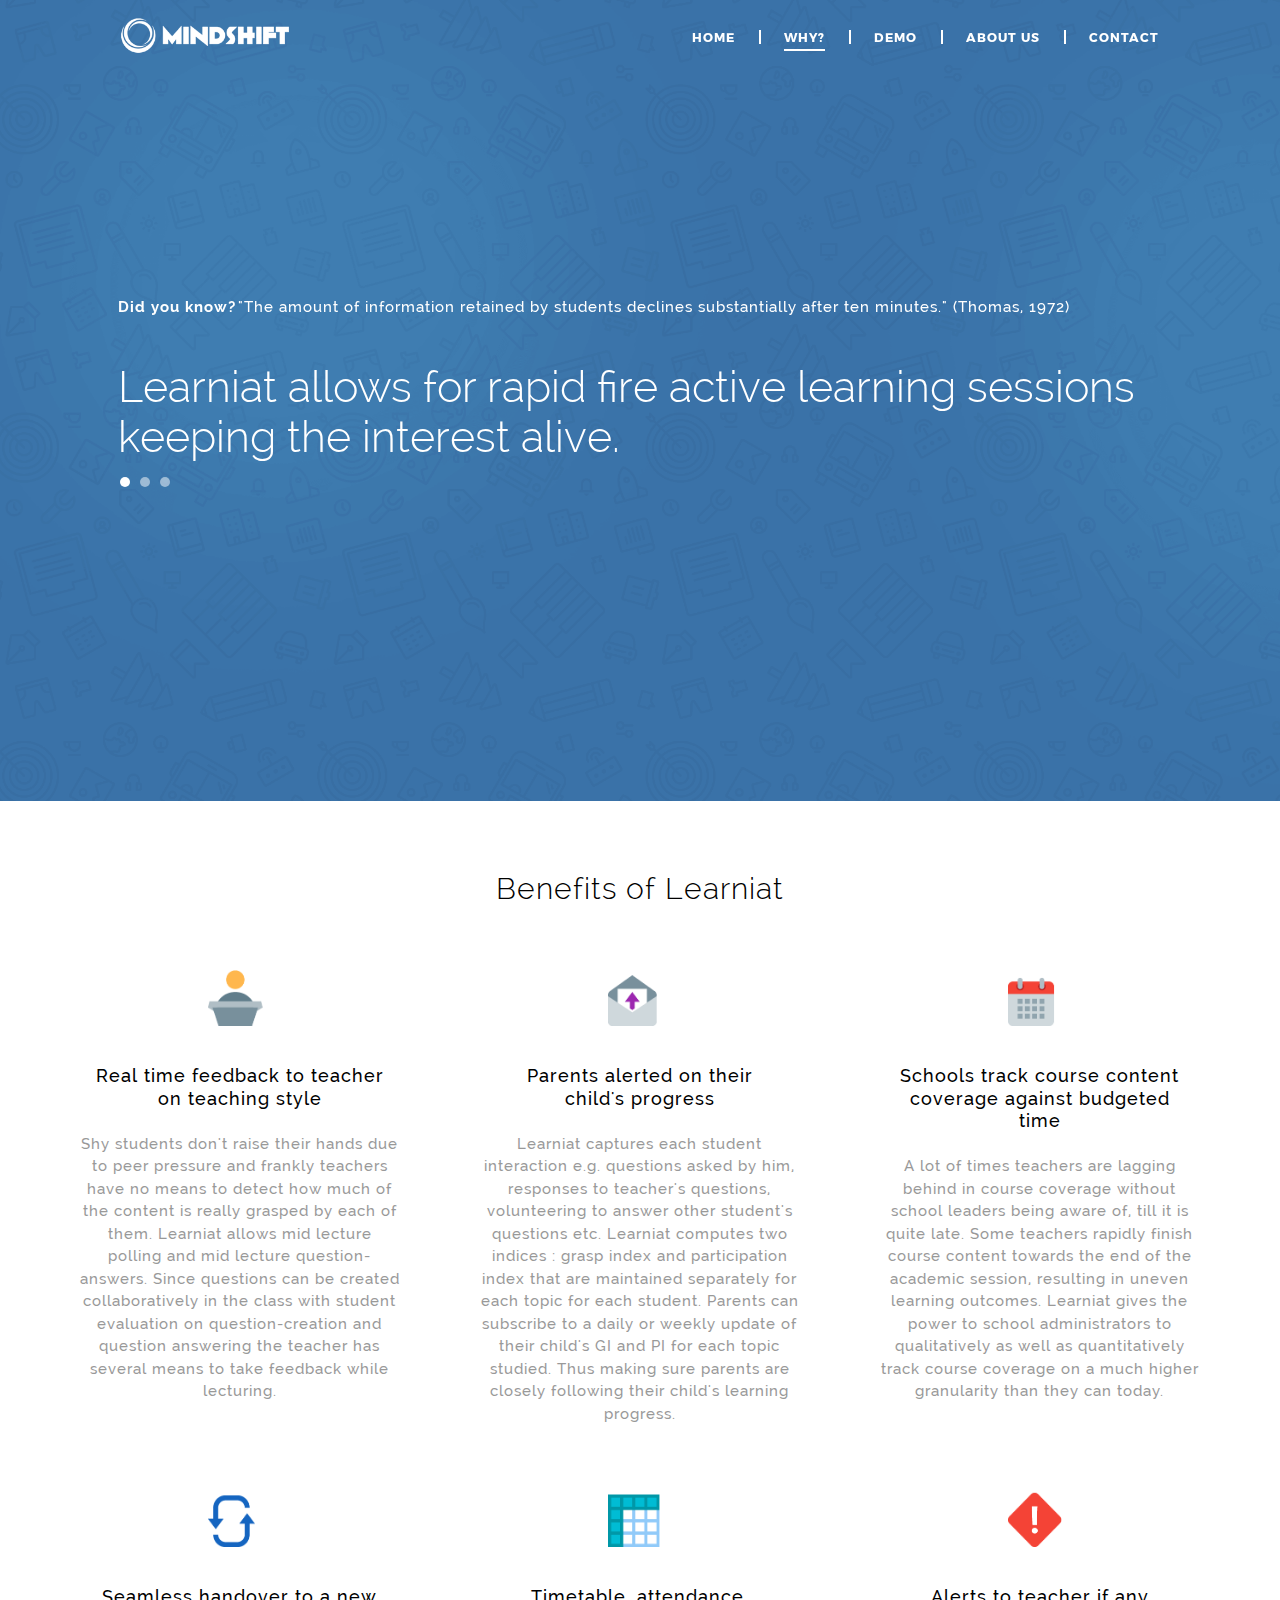
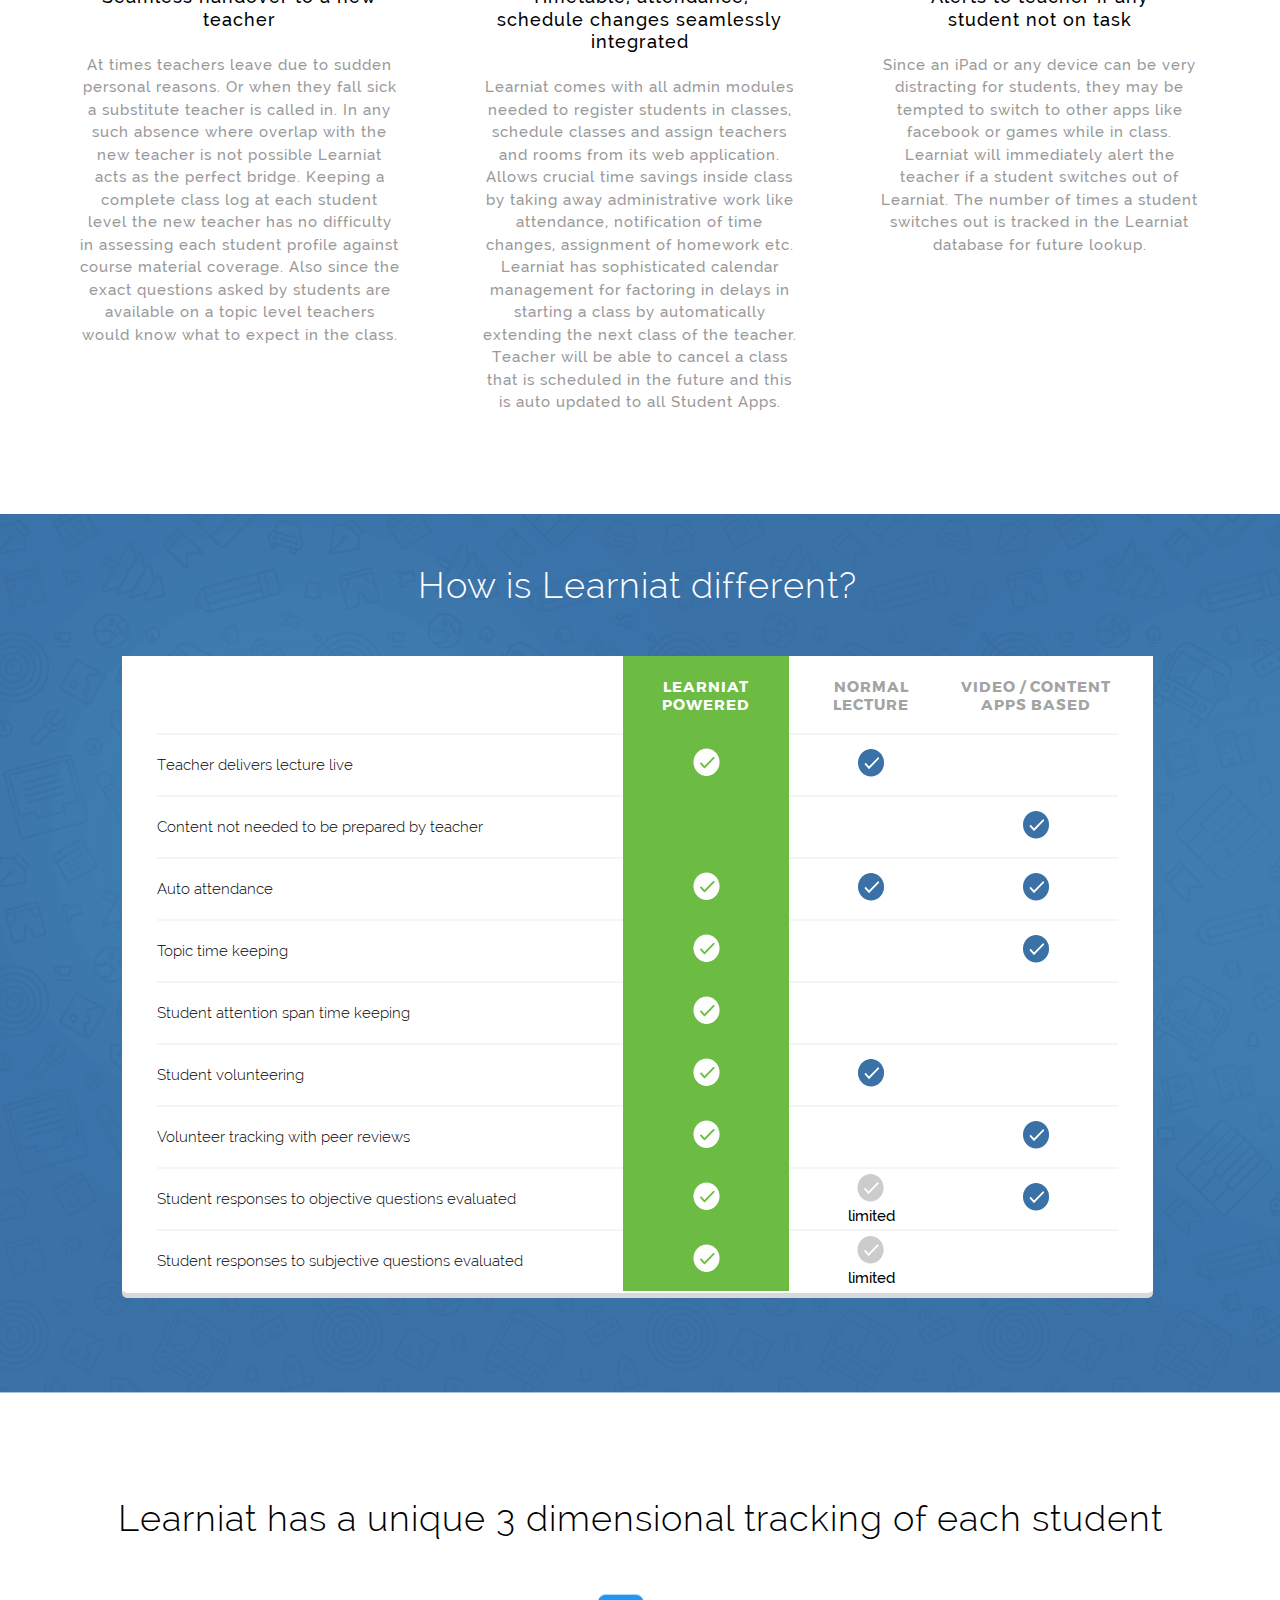
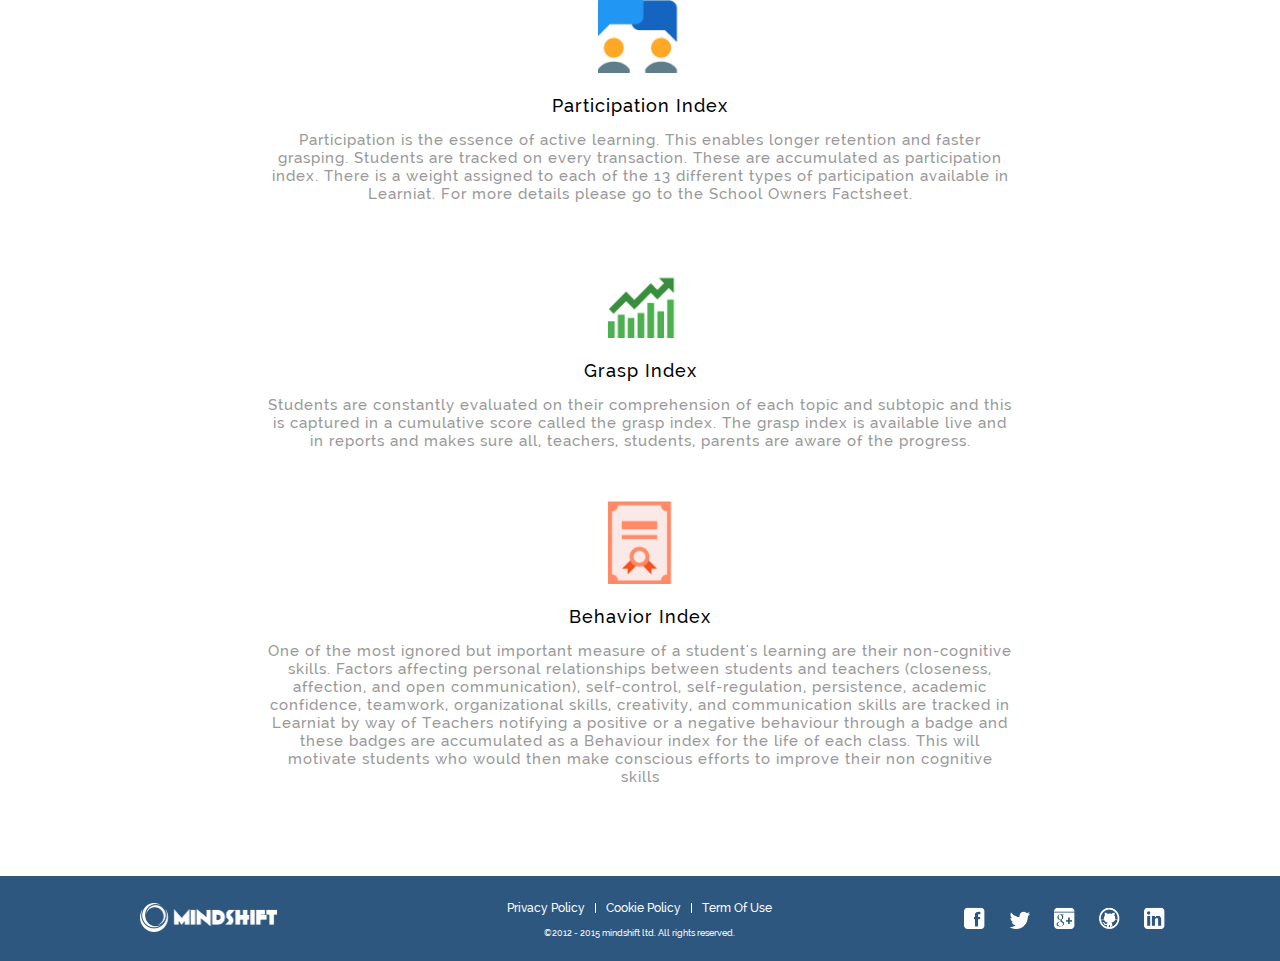
<file: why.html>
<!DOCTYPE html>
<html>
<head>
    <meta name="viewport" content="width=device-width, initial-scale=1.0">

    <title>Demo</title>

    <link rel="stylesheet" href="style/jquery.bxslider.css">
    <link rel="stylesheet" href="style/common-style.css">
    <link rel="stylesheet" href="style/why-style.css">
    <link rel="stylesheet" href="style/responsive-grid.css">
    <link rel="shortcut icon" href="logocircle.ico?v=1" type="image/x-icon"/>
</head>
<body>

<div class="wrapper">
    <aside id="mobile-menu">
        <ul>
            <li><a href="index.html">home</a></li>
            <li class="current"><a href="why.html">why?</a></li>
            <li><a href="demo.html">demo</a></li>
            <li><a href="about.html">about us</a></li>
            <li><a href="contact.html">contact</a></li>
        </ul>
    </aside>

    <div class="menu columns small-12">
        <div class="logo-wrap small-2">
            <a href="index.html">
                <img class="logo" src="img/logo.png" alt=""/>
            </a>
        </div>
        <div class="nav-wrap small-5">
            <div class="mobile-menu">
                <a href="javascript:">
                    <img src="img/menu-btn.png" alt=""/>
                </a>
            </div>
            <nav>
                <ul>
                    <li><a href="index.html">home</a></li>
                    <li class="current"><a href="why.html">why?</a></li>
                    <li><a href="demo.html">demo</a></li>
                    <li><a href="about.html">about us</a></li>
                    <li><a href="contact.html">contact</a></li>
                </ul>
            </nav>
        </div>
    </div>
    <div id="content">
        <div class="slideshow">
                <ul class="bxslider">
                    <li>
                        <div class="wrap">
                            <div class="text">
                                <span class="question">Did you know?</span>
                                <span class="answer">"The amount of information retained by students declines substantially after ten minutes." (Thomas, 1972)</span>
                            </div>
                            <div class="large-text">
                                <p>Learniat allows for rapid fire active learning sessions keeping the interest alive.</p>
                            </div>
                        </div>
                    </li>
                    <li>
                        <div class="wrap">
                            <div class="text">
                                <span class="question">Did you know?</span>
                                <span class="answer">"75% of adult students acknowledge that laptops caused distraction in class </span>
                            </div>
                            <div class="large-text">
                                <p>Learniat follows a synchronous learning pedagogy to avoid distraction due to devices. </p>
                            </div>
                        </div>
                    </li>
                    <li>
                        <div class="wrap">
                            <div class="text">
                                <span class="question">Did you know?</span>
                                <span class="answer">"There are 17 unique transactions Learniat can capture in a classroom</span>
                            </div>
                            <div class="large-text">
                                <p>Learniat's Analytics would provide deep insight on each student and teacher performance </p>
                            </div>
                        </div>
                    </li>
                </ul>
        </div>
        <div class="features">
            <header>
                <h1>Benefits of Learniat</h1>
            </header>
            <div class="feature columns medium-4 small-12">
                <div class="ico">
                    <img src="img/realtime-ico.png" alt=""/>
                </div>
                <header>
                    <h1>Real time feedback to teacher on teaching style</h1>
                </header>
                <div class="text">
                    <p>Shy students don't raise their hands due to peer pressure and frankly teachers have no means to detect how much of the content is really grasped by each of them. Learniat allows mid lecture polling and mid lecture question-answers. Since questions can be created collaboratively in the class with student evaluation on question-creation and question answering the teacher has several means to take feedback while lecturing.</p>
                </div>
            </div>
            <div class="feature columns medium-4 small-12">
                <div class="ico">
                    <img src="img/parents-ico.png" alt=""/>
                </div>
                <header>
                    <h1>Parents alerted on their child's progress</h1>
                </header>
                <div class="text">
                    <p>Learniat captures each student interaction e.g. questions asked by him, responses to teacher's questions, volunteering to answer other student's questions etc. Learniat computes two indices : grasp index and participation index that are maintained separately for each topic for each student. Parents can subscribe to a daily or weekly update of their child's GI and PI for each topic studied. Thus making sure parents are closely following their child's learning progress.</p>

                </div>
            </div>
            <div class="feature columns medium-4 small-12">
                <div class="ico">
                    <img src="img/school-ico.png" alt=""/>
                </div>
                <header>
                    <h1>Schools track course content coverage against budgeted time</h1>
                </header>
                <div class="text">
                    <p>A lot of times teachers are lagging behind in course coverage without school leaders being aware of, till it is quite late. Some teachers rapidly finish course content towards the end of the academic session, resulting in uneven learning outcomes.  Learniat gives the power to school administrators to qualitatively as well as quantitatively track course coverage on a much higher granularity than they can  today. </p>
                    <p>
                </div>
            </div>
            <div class="feature columns medium-4 small-12">
                <div class="ico">
                    <img src="img/new-ico.png" alt=""/>
                </div>
                <header>
                    <h1>Seamless handover to a new teacher</h1>
                </header>
                <div class="text">
                    <p>At times teachers leave due to sudden personal reasons. Or when they fall sick a substitute teacher is called in. In any such absence where overlap with the new teacher is not possible Learniat acts as the perfect bridge. Keeping a complete class log at each student level the new teacher has no difficulty in assessing each student profile against course material coverage. Also since the exact questions asked by students are available on a topic level teachers would know what to expect in the class.</p>
                </div>
            </div>
            <div class="feature columns medium-4 small-12">
                <div class="ico">
                    <img src="img/timetable-ico.png" alt=""/>
                </div>
                <header>
                    <h1>Timetable, attendance, schedule changes seamlessly integrated</h1>
                </header>
                <div class="text">
                    <p>Learniat comes with all admin modules needed to register students in classes, schedule classes and assign teachers and rooms from its web application. Allows crucial time savings inside class by taking away administrative work like attendance, notification of time changes, assignment of homework etc. Learniat has sophisticated calendar management for factoring in delays in starting a class by automatically extending the next class of the teacher. Teacher will be able to cancel a class that is scheduled in the future and this is auto updated to all Student Apps.</p>
                </div>
            </div>
            <div class="feature columns medium-4 small-12">
                <div class="ico">
                    <img src="img/alerts-ico.png" alt=""/>
                </div>
                <header>
                    <h1>Alerts to teacher if any student not on task</h1>
                </header>
                <div class="text">
                    <p>Since an iPad or any device can be very distracting for students, they may be tempted to switch to other apps like facebook or games while in class. Learniat will immediately alert the teacher if a student switches out of Learniat. The number of times a student switches out is tracked in the Learniat database for future lookup.</p>
                </div>
            </div>
        </div>
        <div class="benefits">
            <header class="small-12">
                <h1 class="small-11">How is Learniat different?</h1>
            </header>
            <div class="table small-11">
                <table>
                    <tr class="header">
                        <th></th>
                        <th class="learniat">Learniat<br/>powered</th>
                        <th>Normal<br/>lecture</th>
                        <th>Video / content<br/> apps based</th>
                    </tr>
                    <tr>
                        <td class="row"><span>Teacher delivers lecture live</span></td>
                        <td class="learniat">
                            <img src="img/checked-enbl-ico.png" alt=""/>
                        </td>
                        <td><img src="img/checked-blue-ico.png" alt=""/></td>
                        <td></td>
                    </tr>
                    <tr>
                        <td class="row"><span>Content not needed to be prepared by teacher</span></td>
                        <td class="learniat"></td>
                        <td></td>
                        <td><img src="img/checked-blue-ico.png" alt=""/></td>
                    </tr>
                    <tr>
                        <td class="row"><span>Auto attendance</span></td>
                        <td class="learniat"><img src="img/checked-enbl-ico.png" alt=""/></td>
                        <td><img src="img/checked-blue-ico.png" alt=""/></td>
                        <td><img src="img/checked-blue-ico.png" alt=""/></td>
                    </tr>
                    <tr>
                        <td class="row"><span>Topic time keeping </span></td>
                        <td class="learniat"><img src="img/checked-enbl-ico.png" alt=""/></td>
                        <td></td>
                        <td><img src="img/checked-blue-ico.png" alt=""/></td>
                    </tr>
                    <tr>
                        <td class="row"><span>Student attention span time keeping </span></td>
                        <td class="learniat"><img src="img/checked-enbl-ico.png" alt=""/></td>
                        <td></td>
                        <td></td>
                    </tr>
                    <tr>
                        <td class="row"><span>Student volunteering</td>
                        <td class="learniat"><img src="img/checked-enbl-ico.png" alt=""/></td>
                        <td><img src="img/checked-blue-ico.png" alt=""/></td>
                        <td></td>
                    </tr>
                    <tr>
                        <td class="row"><span>Volunteer tracking with peer reviews </span></td>
                        <td class="learniat"><img src="img/checked-enbl-ico.png" alt=""/></td>
                        <td></td>
                        <td><img src="img/checked-blue-ico.png" alt=""/></td>
                    </tr>
                    <tr>
                        <td class="row"><span>Student responses to objective questions evaluated</span></td>
                        <td class="learniat"><img src="img/checked-enbl-ico.png" alt=""/></td>
                        <td><img src="img/checked-dis-ico.png" alt=""/><span>limited</span></td>
                        <td><img src="img/checked-blue-ico.png" alt=""/></td>
                    </tr>
                    <tr>
                        <td class="row"><span>Student responses to subjective questions evaluated </span></td>
                        <td class="learniat"><img src="img/checked-enbl-ico.png" alt=""/></td>
                        <td><img src="img/checked-dis-ico.png" alt=""/><span>limited</span></td>
                        <td></td>
                    </tr>
                </table>
    <!--        
                <div class="more">
                    <a href="javascript:">View More (not yet activated)</a>
                </div>
    -->
            </div>
        </div>
        <div class="dialog">
            <header>
                <h1>Learniat has a unique 3 dimensional tracking of each student</h1>
            </header>
            <div class="feedback section large-7 medium-10 small-11">
                <div class="ico">
                    <img src="img/feedback-ico.png" alt=""/>
                </div>
                <div class="header">
                    <h1>Participation Index</h1>
                </div>
                <div class="text">
                    <p>Participation is the essence of active learning. This enables longer retention and faster grasping. Students are tracked on every transaction. These are accumulated as participation index. There is a weight assigned to each of the 13 different types of participation available in Learniat. For more details please go to the School Owners Factsheet.</p>
                </div>
            </div>
            <div class="diploma section large-7 medium-10 small-11">
                <div class="ico">
                    <img src="img/chart-ico.png" alt=""/>
                </div>
                <div class="header">
                    <h1>Grasp Index</h1>
                </div>
                <div class="text">
                    <p>Students are constantly evaluated on their comprehension of each topic and subtopic and this is captured in a cumulative score called the grasp index. The grasp index is available live and in reports and makes sure all, teachers, students, parents are aware of the progress.</p>
                </div>
            </div>
            <div class="chart section large-7 medium-10 small-11">
                <div class="ico">
                    <img src="img/diploma-ico.png" alt=""/>
                </div>
                <div class="header">
                    <h1>Behavior Index</h1>
                </div>
                <div class="text">
 <p>One of the most ignored but important measure of a student&#39s learning are their non-cognitive skills.  Factors affecting personal relationships between students and teachers (closeness, affection, and open communication), self-control, self-regulation, persistence, academic confidence, teamwork, organizational skills, creativity, and communication skills are tracked in Learniat by way of Teachers notifying a positive or a negative behaviour through a badge and these badges are accumulated as a Behaviour index for the life of each class. This will motivate students who would then make conscious efforts to improve their non cognitive skills</p>
                </div>
            </div>
        </div>
    </div>


    <footer class="small-12">
        <div class="image-wrap columns medium-4 small-12">
            <img class="logo" src="img/logo.png" alt=""/>
        </div>
        <div class="notes columns medium-4 small-12">
            <div class="policy">
                <ul>
                    <li><a href="privacy-policy.html">Privacy Policy</a></li>
                    <li><span class="separator"></span><a href="">Cookie Policy</a><span class="separator"></span></li>
                    <li><a href="">Term Of Use</a></li>
                </ul>
            </div>
            <div class="copyrights">
                <span>&copy;2012 - 2015 mindshift ltd. All rights reserved.</span>
            </div>
        </div>
        <div class="social columns medium-4 small-12">
            <ul class="social-nav">
                <li class="facebook"><a href=""><img src="img/face-ico.png" alt=""/></a></li>
                <li class="twitter"><a href=""><img src="img/twitter-ico.png" alt=""/></a></li>
                <li class="google"><a href=""><img src="img/g-ico.png" alt=""/></a></li>
                <li class="github"><a href=""><img src="img/git-ico.png" alt=""/></a></li>
                <li class="linkedin"><a href=""><img src="img/in-ico.png" alt=""/></a></li>
            </ul>
        </div>
    </footer>
</div>

<script src="js/lib/jquery-1.9.1.min.js"></script>
<script src="js/plugins/jquery.bxslider.min.js"></script>
<script src="js/main.js"></script>
</body>
</html>
</file>
<file: style/common-style.css>
/*** MIXINS ***/
/*** FUNCTIONS ***/
@font-face {
  font-family: "Montserrat Bold";
  src: url("font/Montserrat-Bold.otf"); }
@font-face {
  font-family: "Montserrat Regular";
  src: url("font/Montserrat-Regular.otf"); }
@font-face {
  font-family: "Raleway Light";
  src: url("font/Raleway-Light.ttf"); }
@font-face {
  font-family: "Raleway Medium";
  src: url("font/Raleway-Medium.ttf"); }
* {
  margin: 0;
  padding: 0;
  font-weight: normal; }

html {
  font-size: 50%;
  min-height: 100%;
  position: relative; }

button {
  display: inline-block; }

div.wrapper {
  margin: 0 auto;
  width: 100%;
  overflow: hidden; }
  @media only screen {
    div.wrapper {
      padding-bottom: 21.875rem; } }
  @media only screen and (min-width: 64.0625em) {
    div.wrapper {
      padding-bottom: 10.625rem; } }

.bx-controls-auto {
  display: none; }

@media only screen {
  .menu {
    position: fixed;
    background: #6aad49;
    z-index: 9999;
    float: left; }
    .menu .logo-wrap {
      float: left;
      margin-top: 4.825rem; }
      .menu .logo-wrap img {
        width: 200px; }
    .menu .logo-wrap {
      margin-top: 1.6rem; }
      .menu .logo-wrap img {
        width: 120px; }
    .menu .nav-wrap {
      float: right; }
      .menu .nav-wrap .mobile-menu {
        display: block;
        position: relative;
        border-left: 2px solid #ffffff;
        padding: 17px 17px 16px 17px;
        float: right;
        cursor: pointer; }
        .menu .nav-wrap .mobile-menu img {
          width: 27px;
          height: 17px; }
      .menu .nav-wrap nav {
        float: right; } }
      @media only screen {
        .menu .nav-wrap nav {
          padding: 0; } }
      @media only screen and (min-width: 40.0625rem) {
        .menu .nav-wrap nav {
          padding: 0rem 4.375rem 0rem 14.375rem; } }
      @media only screen and (min-width: 64.0625em) {
        .menu .nav-wrap nav {
          padding: 0rem 15rem 0rem 14.375rem; } }
@media only screen {
        .menu .nav-wrap nav ul {
          list-style: none; }
          .menu .nav-wrap nav ul li {
            float: left; }
          .menu .nav-wrap nav ul li:nth-child(2n) {
            border-left: 2px solid #ffffff;
            border-right: 2px solid #ffffff; }
        .menu .nav-wrap nav a {
          font-family: "Montserrat Bold";
          color: #ffffff;
          text-decoration: none;
          text-transform: uppercase;
          letter-spacing: 1px; }
    .menu nav {
      display: none; }

  #mobile-menu {
    display: none;
    position: fixed;
    z-index: 999;
    right: 0px;
    background: #6aad49;
    top: 52px; }
    #mobile-menu li {
      list-style: none;
      text-align: center;
      border-left: 2px solid #ffffff;
      border-top: 2px solid #ffffff; }
      #mobile-menu li a {
        font-family: "Montserrat Bold";
        font-size: 1.55rem;
        color: #ffffff;
        text-decoration: none;
        text-transform: uppercase;
        letter-spacing: 1px;
        display: inline-block;
        padding: 15px 45px;
        width: 50%; }
    #mobile-menu li:last-child {
      border-bottom: 2px solid #ffffff; }
    #mobile-menu li.current {
      background: #4b7f39; } }
@media only screen and (min-width: 40.0625rem) {
  nav {
    width: 53.8rem; }
    nav ul {
      padding: 4.475rem 0rem 5.275rem 0rem; }
      nav ul li {
        float: left;
        padding: 0rem 2.9375rem 0rem 2.9375rem; }
      nav ul li:first-child {
        padding: 0rem 2.9375rem 0rem 0rem; }
      nav ul li:last-child {
        padding: 0rem 0rem 0rem 2.9375rem; }
      nav ul li.current a {
        padding-bottom: 5px;
        border-bottom: 2px solid #ffffff; }
    nav a {
      font-size: 1.3rem; }

  .menu {
    background: none;
    position: absolute; }
    .menu .logo-wrap {
      margin-top: 3.425rem; }
      .menu .logo-wrap img {
        width: 120px;
        margin-left: 5rem; }
    .menu .nav-wrap .mobile-menu {
      display: none; }
    .menu .nav-wrap nav {
      display: block; }

  #mobile-menu {
    display: none; } }
@media only screen and (min-width: 64.0625em) {
  nav {
    width: 58.5rem; }
    nav ul {
      padding: 3.75rem 0rem 5rem 0rem; }
      nav ul li {
        float: left;
        padding: 0rem 2.9375rem 0rem 2.9375rem; }
      nav ul li:first-child {
        padding: 0rem 2.9375rem 0rem 0rem; }
      nav ul li:last-child {
        padding: 0rem 0rem 0rem 2.9375rem; }
    nav a {
      font-size: 1.55rem; }

  .menu .logo-wrap {
    margin-top: 2rem; }
    .menu .logo-wrap img {
      width: 170px;
      margin-left: 15rem; } }
/* Footer */
footer {
  position: absolute;
  bottom: 0px;
  display: block;
  height: 10.625rem;
  background: #2e577f; }
  footer .policy ul li, footer .social ul li {
    list-style: none;
    float: left; }
  footer .image-wrap {
    float: left;
    margin-top: 3.125rem; }
    footer .image-wrap img {
      height: 3.9375rem; }
  footer .notes {
    text-align: center;
    font: 1.125rem "Raleway Medium";
    color: #ffffff;
    margin-top: 3.125rem; }
    footer .notes .policy, footer .notes .copyrights {
      display: block;
      width: 100%; }
    footer .notes .policy {
      height: 3.375rem;
      text-align: center; }
      footer .notes .policy ul {
        display: inline-block; }
        footer .notes .policy ul li {
          list-style: none;
          float: left; }
          footer .notes .policy ul li span.separator {
            border: none;
            border-left: 1px solid #ffffff;
            position: relative;
            bottom: 0.125rem; }
          footer .notes .policy ul li a {
            font-family: "Raleway Medium";
            color: #ffffff;
            text-decoration: none; }
  footer .social {
    position: relative; }
  footer .social-nav {
    float: right;
    position: relative;
    bottom: 0.9375rem; }
    footer .social-nav a {
      padding: 0rem 1.25rem 0rem 1.25rem; }
      footer .social-nav a img {
        width: 3.125rem;
        height: 3.125rem; }

@media only screen {
  footer {
    height: 21.875rem; }
    footer .image-wrap {
      margin-top: 3.125rem;
      text-align: center; }
      footer .image-wrap img {
        height: 3.9375rem;
        position: relative;
        margin-right: 1.25rem; }
    footer .notes {
      font-size: 1.125rem;
      margin-top: 6.25rem; }
      footer .notes .policy {
        height: 3.375rem; }
        footer .notes .policy ul a {
          font-size: 1.125rem;
          padding: 4.375rem 0.5rem 0px 0.5rem; }
    footer .social {
      margin-top: -9.375rem;
      text-align: center; }
    footer .social-nav {
      float: none;
      display: inline-block; }
      footer .social-nav a {
        padding: 0rem 0.625rem 0rem 0.625rem; }
        footer .social-nav a img {
          width: 3.125rem;
          height: 3.125rem; } }
@media only screen and (min-width: 40.0625rem) {
  footer {
    height: 10.625rem; }
    footer .image-wrap {
      margin-top: 3.125rem; }
      footer .image-wrap img {
        height: 3.9375rem; }
    footer .notes {
      font-size: 1.125rem;
      margin-top: 3.125rem; }
      footer .notes .policy {
        height: 3.375rem; }
        footer .notes .policy ul a {
          font-size: 1.125rem;
          padding: 4.375rem 0.5rem 0px 0.5rem; }
    footer .social {
      margin-top: 4.375rem; }
    footer .social-nav {
      bottom: 0.9375rem; }
      footer .social-nav a {
        padding: 0rem 0.625rem 0rem 0.625rem; }
        footer .social-nav a img {
          width: 3.125rem;
          height: 3.125rem; } }
@media only screen and (min-width: 64.0625em) {
  footer {
    height: 10.625rem; }
    footer .image-wrap {
      margin-top: 3.125rem; }
      footer .image-wrap img {
        height: 3.9375rem; }
    footer .notes {
      font-size: 1.125rem;
      margin-top: 3.125rem; }
      footer .notes .policy {
        height: 3.375rem; }
        footer .notes .policy ul a {
          font-size: 1.5rem;
          padding: 4.375rem 1.25rem 0px 1.25rem; }
    footer .social {
      margin-top: 4.375rem; }
    footer .social-nav {
      bottom: 0.9375rem; }
      footer .social-nav a {
        padding: 0rem 1.25rem 0rem 1.25rem; }
        footer .social-nav a img {
          width: 3.125rem;
          height: 3.125rem; } }

/*# sourceMappingURL=common-style.css.map */
</file>
<file: style/landing-style.css>
/*** MIXINS ***/
/*** FUNCTIONS ***/
span.separator {
  border: 1px solid #ffffff;
  width: 1px;
  height: 100%; }

/* Landing section */
#landing {
  width: 100%;
  position: relative;
  background: url("../img/landing-bg.png") no-repeat center center;
  background-size: cover; }
  #landing .content {
    position: absolute;
    margin-top: 28.1875rem;
    height: auto;
    z-index: 2; }
    #landing .content div.slideshow {
      position: relative; }
      #landing .content div.slideshow .bx-wrapper .bx-viewport {
        background: none;
        height: 100% !important;
        border: none;
        box-shadow: none; }
      #landing .content div.slideshow .bx-controls .bx-pager {
        bottom: -3.125rem;
        left: -1rem; }
        #landing .content div.slideshow .bx-controls .bx-pager .bx-pager-item {
          float: left; }
        #landing .content div.slideshow .bx-controls .bx-pager a {
          background: #ffffff;
          opacity: 0.5; }
        #landing .content div.slideshow .bx-controls .bx-pager a.active {
          opacity: 1; }
      #landing .content div.slideshow .bx-controls .bx-controls-direction {
        display: none; }
      #landing .content div.slideshow ul li .wrap {
        color: #ffffff;
        font-family: "Raleway Light";
        font-weight: normal;
        text-align: left; }
  #landing div.download {
    margin-top: 4rem; }
    #landing div.download button {
      outline: none;
      background: #363636;
      border: none;
      border-radius: 2.1875rem;
      width: 31.25rem;
      height: 9.375rem;
      position: relative;
      cursor: pointer; }
      #landing div.download button .icon {
        float: left;
        width: 9.625rem;
        height: 9.625rem; }
        #landing div.download button .icon img {
          width: 100%;
          height: 100%; }
    #landing div.download span.label {
      color: #ffffff;
      font-size: 2.25rem;
      font-family: "Montserrat Regular";
      text-transform: uppercase;
      margin-top: 0.625rem;
      position: absolute;
      top: 1.25rem;
      left: 11.875rem; }
    #landing div.download span.notes {
      color: #999999;
      font-size: 1.125rem;
      font-family: "Raleway Light";
      text-transform: uppercase;
      display: block;
      position: absolute;
      top: 5.625rem;
      left: 11.875rem; }
    #landing div.download div.video {
      width: 37.5rem;
      display: inline-block;
      position: relative;
      top: -6.25rem; }
      #landing div.download div.video a {
        display: inline-block;
        width: 100%;
        text-decoration: none;
        text-transform: uppercase; }
        #landing div.download div.video a .image-wrap {
          width: 6.25rem;
          height: 6.25rem;
          position: relative;
          float: left; }
          #landing div.download div.video a .image-wrap img {
            position: absolute;
            left: -3px;
            top: -3px;
            width: 120%;
            height: 120%; }
        #landing div.download div.video a span {
          font-family: "Montserrat Regular";
          font-size: 1.4375rem;
          color: #fff;
          text-decoration: underline;
          position: relative;
          left: 2.5rem;
          top: 2.5rem;
          letter-spacing: 1px; }

/* Solution section */
#solution-sec {
  width: 100%; }
  #solution-sec header {
    margin-top: 7.5rem;
    text-align: center; }
    #solution-sec header h1 {
      font-weight: normal;
      font-family: "Raleway Light";
      text-align: center;
      display: inline-block;
      line-height: 5.625rem;
      letter-spacing: 1px; }
  #solution-sec div.tabs {
    height: 0rem; }
    #solution-sec div.tabs ul li {
      float: left;
      list-style: none !important;
      height: 8.75rem;
      border: 1px solid #e5e5e5;
      border-top: 1px solid #e5e5e5;
      border-bottom: 1px solid #e5e5e5;
      border-left: none;
      background: #f9fafa;
      padding: 3.125rem 0rem 0rem 0rem;
      text-align: center;
      overflow: hidden;
      cursor: pointer;
      box-sizing: border-box; }
      #solution-sec div.tabs ul li a {
        text-decoration: none;
        letter-spacing: 1px;
        font-family: "Montserrat Regular";
        color: #a2a3a3;
        text-transform: uppercase; }
        @media only screen {
          #solution-sec div.tabs ul li a {
            font-size: 1.5rem; } }
        @media only screen and (min-width: 40.0625rem) {
          #solution-sec div.tabs ul li a {
            font-size: 1.75rem; } }
    #solution-sec div.tabs ul li:first-child {
      border-bottom-left-radius: 1.25rem;
      border-top-left-radius: 1.25rem;
      border-left: 1px solid #e5e5e5;
      border-left: 1px solid #e5e5e5; }
    #solution-sec div.tabs ul li:last-child {
      border-bottom-right-radius: 1.25rem;
      border-top-right-radius: 1.25rem;
      border-right: 1px solid #e5e5e5; }
    #solution-sec div.tabs ul li.current {
      background: none;
      z-index: 999; }
      #solution-sec div.tabs ul li.current a {
        color: #000000;
        display: block;
        height: 4.75rem;
        border-bottom: 8px solid #00aeef;
        z-index: 1; }
  #solution-sec div.tab-content .tab {
    display: none; }
  #solution-sec div.tab-content .tab .bx-viewport {
    border: none;
    box-shadow: none;
    background: none;
    height: 100% !important; }
  #solution-sec div.tab-content .tab .bx-pager {
    bottom: -3.75rem;
    margin-left: -4.2rem;
    display: inline-block; }
    #solution-sec div.tab-content .tab .bx-pager a {
      background: #a3a3a3;
      opacity: 0.4; }
    #solution-sec div.tab-content .tab .bx-pager a.active {
      background: #a3a3a3;
      opacity: 1; }
  #solution-sec div.tab-content .tab .bx-controls-direction {
    display: none; }
  #solution-sec div.tab-content .tab.current {
    display: block; }
  #solution-sec div.tab-content .slideshow .bx-controls-direction {
    display: none; }
  #solution-sec div.tab-content .slideshow .bx-viewport {
    border: none;
    box-shadow: none; }
  #solution-sec div.tab-content .slideshow .bx-pager-item a {
    background: #cccccc; }
  #solution-sec div.tab-content .slideshow .bx-pager-item a.active {
    background: #000000; }
  #solution-sec div.tab-content .slideshow .bx-controls {
    padding-top: 6.25rem; }
  #solution-sec div.tab-content .slideshow {
    float: left;
    margin-top: 5.9375rem; }
    #solution-sec div.tab-content .slideshow ul {
      list-style: none !important; }
      #solution-sec div.tab-content .slideshow ul li {
        list-style: none !important; }
    #solution-sec div.tab-content .slideshow .text-wrap h1 {
      font-family: "Raleway Light";
      color: #000000;
      font-weight: normal;
      padding-bottom: 1.5625rem;
      line-height: 5.625rem;
      letter-spacing: 1px; }
    #solution-sec div.tab-content .slideshow .text-wrap p {
      font-family: "Raleway Medium";
      color: #999999;
      margin-top: 3.5625rem;
      line-height: 3.75rem;
      letter-spacing: 1px; }
    #solution-sec div.tab-content .slideshow .fact-sheet-wrap {
      margin-top: 6.625rem;
      display: inline-block; }
      #solution-sec div.tab-content .slideshow .fact-sheet-wrap a.link {
        color: #0f0f0f;
        font-family: "Raleway Medium";
        font-size: 1.875rem;
        position: relative;
        bottom: 2rem;
        text-decoration: underline; }
      #solution-sec div.tab-content .slideshow .fact-sheet-wrap a.button {
        height: 5.125rem;
        padding-right: 6.25rem;
        border-radius: 0.9375rem;
        background-color: #f9fafa;
        font-family: "Montserrat Regular";
        font-size: 1.5rem;
        text-transform: uppercase;
        position: relative;
        display: inline-block;
        cursor: pointer;
        border: 1px solid #e5e5e5; }
        #solution-sec div.tab-content .slideshow .fact-sheet-wrap a.button img {
          position: absolute;
          left: 1.4375rem;
          top: 1.5375rem;
          width: 2.125rem;
          height: 2.25rem; }
        #solution-sec div.tab-content .slideshow .fact-sheet-wrap a.button span {
          position: relative;
          top: 1.7rem;
          left: 4.5625rem;
          width: 33rem;
          letter-spacing: 0.5px; }
  #solution-sec div.tab-content .product-img {
    position: relative; }
    #solution-sec div.tab-content .product-img img {
      width: 100%;
      float: right; }

/* Overview section */
#overview-sec {
  position: relative;
  background: url("../img/app-bg.png") no-repeat center center;
  background-size: cover; }
  #overview-sec header {
    position: absolute;
    z-index: 2;
    top: 11.375rem;
    text-align: center; }
    #overview-sec header h1 {
      color: #ffffff;
      font: 5.5rem "Raleway Light";
      letter-spacing: 1px; }
  #overview-sec .slideshow {
    position: absolute;
    z-index: 2;
    width: 100%;
    text-align: center; }
    #overview-sec .slideshow .wrap:after {
      content: "";
      display: block;
      clear: both; }
    #overview-sec .slideshow .text {
      color: #ffffff;
      margin-top: 36.875rem;
      float: left;
      text-align: left; }
      #overview-sec .slideshow .text h1 {
        font-family: "Raleway Light";
        width: 100%;
        letter-spacing: 1px; }
      #overview-sec .slideshow .text p {
        font-family: "Raleway Light";
        width: 100%;
        margin-top: 3.75rem;
        letter-spacing: 1px; }
    #overview-sec .slideshow .image-wrap {
      float: left;
      position: relative; }
      #overview-sec .slideshow .image-wrap img {
        width: 100%;
        height: 100%; }
  #overview-sec .slideshow li:after {
    content: "";
    display: block;
    clear: both; }
  #overview-sec .slideshow .bx-viewport {
    border: none;
    box-shadow: none;
    background: none;
    height: 100% !important;
    display: inline-block; }
  #overview-sec .slideshow {
    text-align: center; }
  #overview-sec .slideshow .screen {
    display: inline-block; }
  #overview-sec .slideshow .bx-pager {
    top: 11.875rem;
    display: inline-block; }
    #overview-sec .slideshow .bx-pager a {
      background: #ffffff;
      opacity: 0.4; }
    #overview-sec .slideshow .bx-pager a.active {
      background: #ffffff;
      opacity: 1; }
  #overview-sec .slideshow .bx-controls-direction {
    display: none; }

/* UI section */
#ui-sec {
  text-align: center; }
  #ui-sec .image-wrap {
    display: inline-block; }
    #ui-sec .image-wrap img {
      width: 100%;
      height: 100%; }
  #ui-sec .text {
    position: relative;
    margin-top: 10%; }
    #ui-sec .text h1 {
      font: 4.5rem "Raleway Light";
      letter-spacing: 1px;
      line-height: 6.25rem; }
    #ui-sec .text p {
      font: 1.875rem "Raleway Medium";
      color: #999999;
      letter-spacing: 1px;
      line-height: 3.125rem;
      position: relative;
      display: inline-block; }

/*# sourceMappingURL=landing-style.css.map */
</file>
<file: style/responsive-grid.css>
.column,
.columns {
    position: relative;
    float: left; }

@media only screen {
    .small-1 {
        width: 8.33333%; }

    .small-2 {
        width: 16.66667%; }

    .small-3 {
        width: 25%; }

    .small-4 {
        width: 33.33333%; }

    .small-5 {
        width: 41.66667%; }

    .small-6 {
        width: 50%; }

    .small-7 {
        width: 58.33333%; }

    .small-8 {
        width: 66.66667%; }

    .small-9 {
        width: 75%; }

    .small-10 {
        width: 83.33333%; }

    .small-11 {
        width: 91.66667%; }

    .small-12 {
        width: 100%; }

}

@media only screen and (min-width: 40.0625em) {
    .medium-1 {
        width: 8.33333%; }

    .medium-2 {
        width: 16.66667%; }

    .medium-3 {
        width: 25%; }

    .medium-4 {
        width: 33.33333%; }

    .medium-5 {
        width: 41.66667%; }

    .medium-6 {
        width: 50%; }

    .medium-7 {
        width: 58.33333%; }

    .medium-8 {
        width: 66.66667%; }

    .medium-9 {
        width: 75%; }

    .medium-10 {
        width: 83.33333%; }

    .medium-11 {
        width: 91.66667%; }

    .medium-12 {
        width: 100%; }
}

@media only screen and (min-width: 64.0625em) {
    .large-1 {
        width: 8.33333%; }

    .large-2 {
        width: 16.66667%; }

    .large-3 {
        width: 25%; }

    .large-4 {
        width: 33.33333%; }

    .large-5 {
        width: 41.66667%; }

    .large-6 {
        width: 50%; }

    .large-7 {
        width: 58.33333%; }

    .large-8 {
        width: 66.66667%; }

    .large-9 {
        width: 75%; }

    .large-10 {
        width: 83.33333%; }

    .large-11 {
        width: 91.66667%; }

    .large-12 {
        width: 100%; }
}
</file>
<file: style/landing-responsive.css>
/*** MIXINS ***/
/*** FUNCTIONS ***/
@media only screen {
  #landing {
    height: 84.5rem;
    text-align: center; }
    #landing .content {
      margin-top: 15.1875rem;
      padding: 0rem 2.2rem 0rem 2.2rem; }
      #landing .content div.slideshow p {
        font-size: 3.5rem; }
    #landing .download {
      display: inline-block; }
      #landing .download button {
        display: inline-block; }
      #landing .download button.teacher {
        margin-top: 20px;
        left: 0rem; }
      #landing .download .button-wrap {
        display: block; }
    #landing div.download button {
      border-radius: 2.1875rem;
      width: 31.25rem;
      height: 9.375rem; }
      #landing div.download button .icon {
        float: left;
        width: 9.625rem;
        height: 9.625rem; }
    #landing div.download span.label {
      font-size: 2.25rem;
      margin-top: 0.625rem;
      top: 1.25rem;
      left: 11.875rem;
      letter-spacing: 2px; }
    #landing div.download span.notes {
      font-size: 1.125rem;
      top: 5.625rem;
      left: 11.875rem; }
    #landing div.download div.video {
      width: 26.25rem;
      top: 3.125rem;
      left: -2.5rem; }
      #landing div.download div.video a .image-wrap {
        width: 6.25rem;
        height: 6.25rem; }
        #landing div.download div.video a .image-wrap img {
          left: -3px;
          top: -3px;
          width: 120%;
          height: 120%; }
      #landing div.download div.video a span {
        font-size: 1.75rem;
        top: 2.5rem; }

  .tab-content:after {
    content: "";
    display: block;
    clear: both; }

  #solution-sec header h1 {
    font-size: 3.2rem;
    padding: 0rem 0.5rem 0rem 0.5rem; }
  #solution-sec div.tabs {
    padding: 0;
    margin-top: 3.75rem; }
    #solution-sec div.tabs ul li a {
      word-spacing: 60px; }
    #solution-sec div.tabs ul li:first-child {
      padding-top: 2.5rem; }
      #solution-sec div.tabs ul li:first-child a {
        height: 5.375rem; }
  #solution-sec .tab-content {
    padding: 11.75rem 2.2rem 15rem 2.2rem;
    text-align: center; }
    #solution-sec .tab-content .slideshow {
      display: inline-block;
      text-align: center; }
      #solution-sec .tab-content .slideshow .text-wrap h1 {
        font-size: 3.75rem; }
      #solution-sec .tab-content .slideshow .text-wrap p {
        font-size: 1.875rem; }
    #solution-sec .tab-content .slideshow .fact-sheet-wrap {
      width: auto; }
      #solution-sec .tab-content .slideshow .fact-sheet-wrap a.link {
        display: block; }
      #solution-sec .tab-content .slideshow .fact-sheet-wrap a.button {
        margin-left: 0;
        bottom: 0rem; }
    #solution-sec .tab-content .product-img {
      float: none;
      position: relative;
      display: inline-block;
      margin-top: 5.625rem; }
      #solution-sec .tab-content .product-img img {
        width: 100%;
        float: right; }
    #solution-sec .tab-content .slideshow .text-wrap {
      text-align: left; }

  #overview-sec {
    height: 100rem; }
    #overview-sec header {
      top: 4%; }
      #overview-sec header h1 {
        font-size: 2.8rem;
        padding: 0rem 2.2rem 0rem 2.2rem; }
    #overview-sec .slideshow .text {
      margin-top: 21.875rem; }
      #overview-sec .slideshow .text h1 {
        font-size: 2.3rem;
        line-height: normal; }
      #overview-sec .slideshow .text p {
        font-size: 1.5rem;
        margin-top: 2.5rem;
        line-height: normal; }
    #overview-sec .slideshow .image-wrap {
      margin-top: 6.25rem;
      display: inline-block; }
      #overview-sec .slideshow .image-wrap img {
        width: 100%;
        height: 100%; }
    #overview-sec .slideshow .screen {
      width: 40rem;
      margin-left: 0%; }
    #overview-sec .slideshow li {
      padding: 0rem 2.2rem 0rem 2.2rem; }
    #overview-sec .slideshow .bx-pager {
      width: 100%;
      margin-top: 3.125rem;
      display: block;
      text-align: center; }
    #overview-sec .slideshow .bx-controls-direction {
      display: none; }

  #ui-sec .image-wrap {
    margin-top: 4%; }
  #ui-sec .text {
    margin-top: 10%; }
    #ui-sec .text h1 {
      font-size: 2.8125rem; }
    #ui-sec .text p {
      font-size: 1.4375rem;
      margin-top: 4%; }

  div.wrapper {
    padding-bottom: 18.75rem; } }
@media only screen and (min-width: 40.0625rem) {
  #landing {
    height: 77.5rem;
    text-align: left; }
    #landing .content {
      margin-top: 14.1875rem;
      padding: 0rem 5.625rem 0rem 5rem; }
      #landing .content div.slideshow p {
        font-size: 5.5rem; }
    #landing .download {
      display: inline-block; }
      #landing .download button.teacher {
        margin-top: 0;
        left: 3.125rem; }
      #landing .download .button-wrap {
        display: inline-block; }
    #landing div.download button {
      border-radius: 2.1875rem;
      width: 21.25rem;
      height: 7.375rem; }
      #landing div.download button .icon {
        float: left;
        width: 7.625rem;
        height: 7.625rem; }
    #landing div.download span.label {
      font-size: 1.5625rem;
      margin-top: 0.625rem;
      top: 0.5rem;
      left: 9.5rem;
      letter-spacing: 0px; }
    #landing div.download span.notes {
      font-size: 1rem;
      top: 3.625rem;
      left: 7.5rem; }
    #landing div.download div.video {
      width: 26.25rem;
      top: -6.25rem;
      left: 6.25rem; }
      #landing div.download div.video a .image-wrap {
        width: 6.25rem;
        height: 6.25rem; }
        #landing div.download div.video a .image-wrap img {
          left: -3px;
          top: -3px;
          width: 120%;
          height: 120%; }
      #landing div.download div.video a span {
        font-size: 1.75rem;
        left: 2.5rem;
        top: 2.5rem; }

  #solution-sec div.slideshow p {
    font-size: 3.75rem; }
  #solution-sec div.tabs {
    padding: 0rem 5.625rem 0rem 5rem; }
    #solution-sec div.tabs ul li a {
      word-spacing: 0px; }
    #solution-sec div.tabs ul li:first-child {
      padding-top: 3.125rem; }
      #solution-sec div.tabs ul li:first-child a {
        height: 4.6875rem; }
  #solution-sec .tab-content {
    padding: 11.75rem 5.625rem 15rem 5rem; }
    #solution-sec .tab-content .slideshow {
      display: block;
      text-align: left; }
      #solution-sec .tab-content .slideshow .text-wrap h1 {
        font-size: 2.75rem;
        padding-bottom: 1.5625rem; }
      #solution-sec .tab-content .slideshow .text-wrap p {
        font-size: 1.8rem;
        margin-top: 3.5625rem;
        line-height: 3.125rem; }
    #solution-sec .tab-content .slideshow .text-wrap {
      text-align: left; }
    #solution-sec .tab-content .slideshow .fact-sheet-wrap {
      width: 63.75rem; }
      #solution-sec .tab-content .slideshow .fact-sheet-wrap a.link {
        display: inline; }
      #solution-sec .tab-content .slideshow .fact-sheet-wrap a.button {
        margin-left: 2.8125rem;
        bottom: 3.125rem; }
    #solution-sec .tab-content .product-img {
      float: right;
      position: relative;
      display: block;
      margin-top: 4.375rem; }
      #solution-sec .tab-content .product-img img {
        width: 100%;
        float: right; }

  #overview-sec {
    height: 75rem; }
    #overview-sec header {
      top: 5%; }
      #overview-sec header h1 {
        font-size: 3.5rem;
        padding: 0rem 5.625rem 0rem 5rem; }
    #overview-sec .slideshow {
      top: 5%; }
      #overview-sec .slideshow .text {
        margin-top: 22.5rem;
        width: 25rem; }
        #overview-sec .slideshow .text h1 {
          font-size: 2rem;
          line-height: 3.75rem; }
        #overview-sec .slideshow .text p {
          font-size: 1.5rem;
          margin-top: 3.75rem;
          line-height: 1.875rem; }
      #overview-sec .slideshow .image-wrap {
        margin-top: 27.5rem;
        width: 71.875rem; }
        #overview-sec .slideshow .image-wrap img {
          width: 100%;
          height: 100%; }
    #overview-sec .slideshow li {
      padding: 0; }
    #overview-sec .slideshow .bx-pager {
      margin-top: 0%; }
    #overview-sec .slideshow .bx-controls-direction {
      display: none; }
    #overview-sec .slideshow .screen {
      width: 98.125rem;
      margin-left: 1%; }

  #ui-sec .image-wrap {
    margin-top: 4%; }
  #ui-sec .text {
    margin-top: 15.625rem;
    padding: 0 5.625rem 0 5rem; }
    #ui-sec .text h1 {
      font-size: 3.75rem; }
    #ui-sec .text p {
      font-size: 1.5625rem;
      margin-top: 4%; }

  div.wrapper {
    padding-bottom: 10.625rem; } }
@media only screen and (min-width: 64.0625em) {
  #landing {
    height: 90.5rem; }
    #landing .content {
      margin-top: 28.1875rem;
      padding: 0rem 15rem 0rem 14.375rem; }
      #landing .content div.slideshow p {
        font-size: 7.5rem; }
    #landing div.download button {
      border-radius: 2.1875rem;
      width: 31.25rem;
      height: 9.375rem; }
      #landing div.download button .icon {
        float: left;
        width: 9.625rem;
        height: 9.625rem; }
    #landing div.download span.label {
      font-size: 2.25rem;
      margin-top: 0.625rem;
      top: 1.25rem;
      left: 11.875rem;
      letter-spacing: 2px; }
    #landing div.download span.notes {
      font-size: 1.125rem;
      top: 5.625rem;
      left: 11.875rem; }
    #landing div.download div.video {
      top: -6.25rem;
      left: 6.25rem; }
      #landing div.download div.video a .image-wrap {
        width: 6.25rem;
        height: 6.25rem; }
        #landing div.download div.video a .image-wrap img {
          left: -3px;
          top: -3px;
          width: 120%;
          height: 120%; }
      #landing div.download div.video a span {
        font-size: 1.75rem;
        left: 2.5rem;
        top: 2.5rem; }

  #solution-sec header h1 {
    font-size: 3.75rem; }
  #solution-sec div.tabs {
    padding: 3.125rem 15rem 0rem 14.375rem; }
  #solution-sec .tab-content {
    margin-top: 50px;
    padding: 11.75rem 15rem 15rem 14.375rem; }
    #solution-sec .tab-content .slideshow {
      display: block; }
      #solution-sec .tab-content .slideshow .text-wrap h1 {
        font-size: 3.75rem; }
      #solution-sec .tab-content .slideshow .text-wrap p {
        font-size: 1.875rem; }
    #solution-sec .tab-content .slideshow .text-wrap {
      text-align: left; }
    #solution-sec .tab-content .product-img {
      float: right;
      position: relative;
      display: block; }
      #solution-sec .tab-content .product-img img {
        width: 100%;
        float: right; }

  #overview-sec {
    min-height: 93.75rem; }
    #overview-sec header {
      top: 12.9375rem; }
      #overview-sec header h1 {
        font-size: 3.75rem;
        padding: 0rem 15rem 0rem 14.375rem; }
    #overview-sec .slideshow {
      top: 5%; }
      #overview-sec .slideshow .text {
        margin-top: 31.25rem;
        width: 34.375rem; }
        #overview-sec .slideshow .text h1 {
          font-size: 3rem;
          line-height: 3.75rem; }
        #overview-sec .slideshow .text p {
          font-size: 1.875rem;
          margin-top: 3.75rem;
          line-height: 3.125rem; }
      #overview-sec .slideshow .image-wrap {
        width: 105rem; }
        #overview-sec .slideshow .image-wrap img {
          width: 100%;
          height: 100%; }
    #overview-sec .slideshow li {
      padding: 0; }
    #overview-sec .slideshow .bx-pager {
      margin-top: 5rem; }
    #overview-sec .slideshow .bx-controls-direction {
      display: none; }
    #overview-sec .slideshow .screen {
      width: 143.75rem;
      margin-left: 4%; }

  #ui-sec .text {
    padding: 0 15rem 0 14.375rem; }
    #ui-sec .text h1 {
      font-size: 4.5rem; }
    #ui-sec .text p {
      font-size: 1.875rem; } }

/*# sourceMappingURL=landing-responsive.css.map */
</file>
<file: style/about-style.css>
/*** MIXINS ***/
/*** FUNCTIONS ***/
@font-face {
  font-family: "Raleway Extralight";
  src: url("font/Raleway-ExtraLight.ttf"); }
div.wrapper {
  padding-bottom: 10.625rem;
  width: 100%; }

#landing {
  width: 100%;
  height: 62.125rem;
  background: url("../img/about-bigpic.png") no-repeat center center;
  background-size: cover; }

#top-text {
  padding-bottom: 10rem;
  padding-top: 9.875rem; }
  #top-text header {
    text-align: center; }
    #top-text header h1 {
      font-family: "Raleway Light";
      letter-spacing: 1px; }
      @media only screen {
        #top-text header h1 {
          font-size: 3.4375rem; } }
      @media only screen and (min-width: 40.0625rem) {
        #top-text header h1 {
          font-size: 4.0625rem; } }
      @media only screen and (min-width: 64.0625em) {
        #top-text header h1 {
          font-size: 4.5rem; } }
  #top-text .text {
    text-align: center; }
    #top-text .text p {
      font-family: "Raleway Medium";
      font-size: 1.875rem;
      display: inline-block;
      margin-top: 8rem;
      text-align: justify;
      color: #363636;
      letter-spacing: 1px;
      line-height: 2.8125rem; }
      @media only screen {
        #top-text .text p {
          margin-top: 3.75rem; } }
      @media only screen and (min-width: 40.0625rem) {
        #top-text .text p {
          margin-top: 8rem; } }

#slides {
  background: #7dc54e; }
  @media only screen {
    #slides {
      padding-bottom: 12.5rem;
      padding-top: 9.375rem; } }
  @media only screen and (min-width: 40.0625rem) {
    #slides {
      padding-bottom: 31.25rem;
      padding-top: 18.75rem; } }
  #slides .bx-viewport {
    background: none;
    height: 100% !important;
    border: none;
    box-shadow: none; }
  #slides .bx-controls .bx-pager {
    bottom: 10px;
    text-align: center;
    width: 100%; }
    #slides .bx-controls .bx-pager a {
      background: #ffffff;
      opacity: 0.5; }
    #slides .bx-controls .bx-pager a.active {
      opacity: 1; }
  #slides .bx-controls .bx-controls-direction {
    display: none; }
  #slides header h1 {
    font-family: "Raleway Light";
    color: #ffffff;
    text-align: center;
    letter-spacing: 1px; }
    @media only screen {
      #slides header h1 {
        font-size: 5rem; } }
    @media only screen and (min-width: 40.0625rem) {
      #slides header h1 {
        font-size: 6.25rem; } }
    @media only screen and (min-width: 64.0625em) {
      #slides header h1 {
        font-size: 7.5rem; } }
  #slides ul {
    margin-top: 3rem; }
    #slides ul li .wrap {
      color: #ffffff;
      text-align: center; }
      #slides ul li .wrap .quot {
        text-align: center; }
        #slides ul li .wrap .quot img {
          display: inline-block;
          width: 4.375rem;
          height: 3.75rem; }
      #slides ul li .wrap .text {
        margin-top: 2.5rem; }
        #slides ul li .wrap .text p {
          font-family: "Raleway Extralight";
          display: inline-block; }
          @media only screen {
            #slides ul li .wrap .text p {
              font-size: 2.8125rem; } }
          @media only screen and (min-width: 40.0625rem) {
            #slides ul li .wrap .text p {
              font-size: 4.0625rem; } }
          @media only screen and (min-width: 64.0625em) {
            #slides ul li .wrap .text p {
              font-size: 4.5rem; } }
      #slides ul li .wrap .sign {
        text-align: center;
        width: 25.875rem;
        padding-bottom: 7.5rem;
        padding-top: 5.625rem;
        display: inline-block; }
        #slides ul li .wrap .sign .image-wrap {
          position: relative;
          width: 16.4375rem;
          height: 16.125rem;
          overflow: hidden;
          margin-left: 5rem; }
          #slides ul li .wrap .sign .image-wrap img {
            width: 100%;
            height: 100%; }
        #slides ul li .wrap .sign span {
          font-family: "Raleway Light";
          font-size: 1.875rem;
          position: relative;
          top: 1.25rem;
          letter-spacing: 1px; }

#mission {
  text-align: center;
  padding-top: 9.375rem;
  padding-bottom: 9.375rem; }
  @media only screen {
    #mission {
      padding-bottom: 18.75rem; } }
  @media only screen and (min-width: 40.0625rem) {
    #mission {
      padding-bottom: 9.375rem; } }
  #mission header {
    padding-bottom: 3.125rem; }
    #mission header h1 {
      font-family: "Raleway Light";
      letter-spacing: 1px; }
      @media only screen {
        #mission header h1 {
          font-size: 3.4375rem; } }
      @media only screen and (min-width: 40.0625rem) {
        #mission header h1 {
          font-size: 4.0625rem; } }
      @media only screen and (min-width: 64.0625em) {
        #mission header h1 {
          font-size: 4.5rem; } }
  #mission p {
    font-family: "Raleway Medium";
    font-size: 1.875rem;
    color: #999999;
    display: inline-block;
    margin-top: 3.75rem;
    letter-spacing: 1px;
    line-height: 2.8125rem; }

/*# sourceMappingURL=about-style.css.map */
</file>
<file: style/contact-style.css>
/*** MIXINS ***/
/*** FUNCTIONS ***/
html {
  background: #f1f1f1; }

div.wrapper {
  padding-bottom: 21.25rem;
  background: #f1f1f1; }
  @media only screen {
    div.wrapper {
      min-height: 118.75rem; } }
  @media only screen and (min-width: 40.0625rem) {
    div.wrapper {
      min-height: 78.125rem; } }
  @media only screen and (min-width: 64.0625em) {
    div.wrapper {
      min-height: auto; } }

div.menu {
  background: #3a72a8; }
  @media only screen {
    div.menu {
      position: fixed; } }
  @media only screen and (min-width: 40.0625rem) {
    div.menu {
      position: absolute; } }

.content:after {
  display: block;
  content: "";
  clear: both; }

div.content {
  position: relative;
  width: 100%; }
  @media only screen {
    div.content {
      top: 10rem; } }
  @media only screen and (min-width: 40.0625rem) {
    div.content {
      top: 10rem; } }
  @media only screen {
    div.content #info .intro {
      padding-left: 2.2rem; } }
  @media only screen and (min-width: 40.0625rem) {
    div.content #info .intro {
      padding-left: 5rem; } }
  @media only screen and (min-width: 64.0625em) {
    div.content #info .intro {
      padding-left: 14.375rem; } }
  div.content #info .intro h1 {
    font-family: "Raleway Light";
    letter-spacing: 1px; }
    @media only screen {
      div.content #info .intro h1 {
        font-size: 3.4375rem; } }
    @media only screen and (min-width: 40.0625rem) {
      div.content #info .intro h1 {
        font-size: 4.0625rem; } }
    @media only screen and (min-width: 64.0625em) {
      div.content #info .intro h1 {
        font-size: 5rem; } }
  div.content #info .intro p {
    font-family: "Raleway Medium";
    letter-spacing: 1px;
    color: #6a6a6a;
    width: 88%; }
    @media only screen {
      div.content #info .intro p {
        font-size: 1.625rem;
        margin-top: 1.875rem; } }
    @media only screen and (min-width: 40.0625rem) {
      div.content #info .intro p {
        font-size: 1.75rem;
        margin-top: 2.8125rem; } }
    @media only screen and (min-width: 64.0625em) {
      div.content #info .intro p {
        font-size: 1.875rem;
        margin-top: 3.125rem; } }
  div.content #info .contacts {
    padding: 0rem 2.2rem 0rem 2.2rem;
    position: relative;
    width: 50rem; }
    @media only screen {
      div.content #info .contacts {
        top: 3.75rem;
        padding-left: 2.2rem; } }
    @media only screen and (min-width: 40.0625rem) {
      div.content #info .contacts {
        top: 5rem;
        padding-left: 5rem; } }
    @media only screen and (min-width: 64.0625em) {
      div.content #info .contacts {
        top: 6.25rem;
        padding-left: 14.375rem; } }
    div.content #info .contacts header h1 {
      font-family: "Raleway Light";
      letter-spacing: 1px; }
      @media only screen {
        div.content #info .contacts header h1 {
          font-size: 3.4375rem; } }
      @media only screen and (min-width: 40.0625rem) {
        div.content #info .contacts header h1 {
          font-size: 4.0625rem; } }
      @media only screen and (min-width: 64.0625em) {
        div.content #info .contacts header h1 {
          font-size: 5rem; } }
    div.content #info .contacts div.contact {
      margin-top: 3.125rem;
      height: 3.75rem; }
      div.content #info .contacts div.contact img {
        width: 4.25rem;
        height: 3.9375rem;
        position: relative;
        top: 0.75rem; }
      div.content #info .contacts div.contact span {
        font-size: 1.875rem;
        letter-spacing: 1px; }
        @media only screen {
          div.content #info .contacts div.contact span {
            font-size: 1.625rem; } }
        @media only screen and (min-width: 40.0625rem) {
          div.content #info .contacts div.contact span {
            font-size: 1.75rem; } }
        @media only screen and (min-width: 64.0625em) {
          div.content #info .contacts div.contact span {
            font-size: 1.875rem; } }
      div.content #info .contacts div.contact span.head {
        font-family: "Raleway Medium";
        font-weight: bold;
        display: inline-block;
        width: 9.375rem; }
      div.content #info .contacts div.contact span.info {
        font-family: "Raleway Medium";
        font-weight: normal;
        display: inline-block;
        position: relative; }
        div.content #info .contacts div.contact span.info a {
          color: #376a99; }
    div.content #info .contacts div.contact.address {
      margin-top: 4.375rem; }
      div.content #info .contacts div.contact.address span.head {
        top: -4.625rem;
        position: relative; }
      div.content #info .contacts div.contact.address img {
        top: -4rem;
        left: 0.25rem;
        position: relative; }
  @media only screen {
    div.content #form {
      margin-top: 7.5rem; } }
  @media only screen and (min-width: 40.0625rem) {
    div.content #form {
      margin-top: 0.9375rem; } }
  @media only screen and (min-width: 64.0625em) {
    div.content #form {
      margin-top: 1.25rem; } }
  @media only screen {
    div.content #form form {
      padding-right: 4.2rem;
      padding-left: 2.2rem; } }
  @media only screen and (min-width: 40.0625rem) {
    div.content #form form {
      padding-right: 5.625rem;
      padding-left: 3.125rem; } }
  @media only screen and (min-width: 64.0625em) {
    div.content #form form {
      padding-right: 16.25rem;
      padding-left: 0rem; } }
  div.content #form form input[type='text'], div.content #form form textarea {
    width: 100%;
    display: block;
    margin-bottom: 2.1875rem;
    border-radius: 1.875rem;
    outline: none;
    border: none;
    padding-left: 1.875rem;
    font-family: "Raleway Medium"; }
    @media only screen {
      div.content #form form input[type='text'], div.content #form form textarea {
        font-size: 1.625rem;
        height: 5.5rem; } }
    @media only screen and (min-width: 40.0625rem) {
      div.content #form form input[type='text'], div.content #form form textarea {
        font-size: 1.75rem;
        height: 6.25rem; } }
    @media only screen and (min-width: 64.0625em) {
      div.content #form form input[type='text'], div.content #form form textarea {
        font-size: 1.875rem;
        height: 7rem; } }
  div.content #form form textarea {
    resize: none;
    height: 50%;
    padding-top: 1.875rem; }
  div.content #form form input[type='submit'] {
    text-transform: uppercase;
    font-family: "Raleway Medium";
    font-size: 1.875rem;
    color: #ffffff;
    border: none;
    outline: none;
    background: linear-gradient(to bottom, #81c850, #59b038);
    padding: 2.1875rem 3.4375rem;
    font-weight: bold;
    border-radius: 1.875rem;
    cursor: pointer;
    letter-spacing: 1px; }

input:focus::-webkit-input-placeholder {
  color: transparent; }

input:focus::-moz-placeholder {
  color: transparent; }

/* firefox 19+ */
:-ms-input-placeholder {
  color: #000; }

/* ie */
input:-moz-placeholder {
  color: #000; }

/*# sourceMappingURL=contact-style.css.map */
</file>
<file: style/demo-style.css>
/*** MIXINS ***/
/*** FUNCTIONS ***/
@font-face {
  font-family: "Raleway Bold";
  src: url("font/Raleway-Bold.ttf"); }
p {
  display: inline-block; }

div.menu {
  z-index: 999; }
  @media only screen {
    div.menu {
      position: fixed; } }
  @media only screen and (min-width: 40.0625rem) {
    div.menu {
      position: absolute; } }

#landing {
  position: relative;
  background: url("../img/demo-bigpic.png") no-repeat center center;
  background-size: cover; }
  @media only screen {
    #landing {
      height: 62.5rem; } }
  @media only screen and (min-width: 40.0625rem) {
    #landing {
      height: 93.75rem; } }
  @media only screen and (min-width: 64.0625em) {
    #landing {
      height: 107.625rem; } }
  #landing .text {
    z-index: 2;
    color: #ffffff;
    text-align: center; }
    #landing .text h1 {
      font-family: "Raleway Light"; }
      @media only screen {
        #landing .text h1 {
          font-size: 3.0625rem; } }
      @media only screen and (min-width: 40.0625rem) {
        #landing .text h1 {
          font-size: 5rem; } }
      @media only screen and (min-width: 64.0625em) {
        #landing .text h1 {
          font-size: 7.5rem; } }
    #landing .text span {
      font-family: "Raleway Medium"; }
      #landing .text span .free {
        text-transform: uppercase;
        color: #4cd964; }
      @media only screen {
        #landing .text span {
          font-size: 1.5625rem; } }
      @media only screen and (min-width: 40.0625rem) {
        #landing .text span {
          font-size: 1.5625rem; } }
      @media only screen and (min-width: 64.0625em) {
        #landing .text span {
          font-size: 1.875rem; } }
  @media only screen {
    #landing .header {
      margin-top: 34.375rem; } }
  @media only screen and (min-width: 40.0625rem) {
    #landing .header {
      margin-top: 62.875rem; } }
  @media only screen and (min-width: 64.0625em) {
    #landing .header {
      margin-top: 72.25rem; } }
  @media only screen {
    #landing .hint {
      margin-top: 3.125rem; } }
  @media only screen and (min-width: 40.0625rem) {
    #landing .hint {
      margin-top: 3.125rem; } }
  @media only screen and (min-width: 64.0625em) {
    #landing .hint {
      margin-top: 3.125rem; } }
  #landing .button-wrap {
    z-index: 2;
    text-align: center;
    letter-spacing: 1px; }
    @media only screen {
      #landing .button-wrap {
        margin-top: 6.25rem; } }
    @media only screen and (min-width: 64.0625em) {
      #landing .button-wrap {
        margin-top: 9.375rem; } }
    #landing .button-wrap a {
      background: linear-gradient(to top, #58af37, #83c951);
      font-family: "Raleway Bold";
      text-transform: uppercase;
      color: #ffffff;
      cursor: pointer; }
      @media only screen {
        #landing .button-wrap a {
          padding: 2.1875rem 8.25rem;
          font-size: 1.5625rem;
          border-radius: 10px; } }
      @media only screen and (min-width: 40.0625rem) {
        #landing .button-wrap a {
          padding: 2.1875rem 8.25rem;
          font-size: 1.5625rem;
          border-radius: 10px; } }
      @media only screen and (min-width: 64.0625em) {
        #landing .button-wrap a {
          padding: 3.4375rem 11.375rem;
          font-size: 1.875rem;
          border-radius: 20px; } }

@media only screen {
  #about {
    padding: 12.5rem 0rem 12.5rem 0rem; } }
@media only screen and (min-width: 64.0625em) {
  #about {
    padding: 18.4375rem 0rem 18.75rem 0rem; } }
#about header {
  text-align: center;
  margin-bottom: 6.75rem; }
  #about header h1 {
    font-family: "Raleway Light";
    display: inline-block;
    letter-spacing: 1px; }
    @media only screen {
      #about header h1 {
        font-size: 3.4375rem; } }
    @media only screen and (min-width: 40.0625rem) {
      #about header h1 {
        font-size: 4.0625rem; } }
    @media only screen and (min-width: 64.0625em) {
      #about header h1 {
        font-size: 4.5rem; } }
#about .text {
  text-align: center; }
  #about .text p {
    color: #999999;
    font-size: 1.875rem;
    font-family: "Raleway Medium";
    margin-top: 4rem;
    letter-spacing: 1px;
    line-height: 3.125rem; }

#request {
  position: relative;
  height: 116.875rem;
  color: #ffffff;
  background: url("../img/app-bg.png") no-repeat center center;
  background-size: cover; }
  @media only screen {
    #request {
      font-size: 4.375rem;
      height: 116.875rem; } }
  @media only screen and (min-width: 40.0625rem) {
    #request {
      font-size: 5rem;
      height: 118.75rem; } }
  @media only screen and (min-width: 64.0625em) {
    #request {
      font-size: 7.5rem;
      height: 116.875rem; } }
  #request header {
    position: absolute;
    z-index: 2;
    width: 100%;
    text-align: center; }
    @media only screen {
      #request header {
        margin-top: 6.75rem; } }
    @media only screen and (min-width: 40.0625rem) {
      #request header {
        margin-top: 13.625rem; } }
    @media only screen and (min-width: 64.0625em) {
      #request header {
        margin-top: 16.75rem; } }
    #request header h1 {
      font-family: "Raleway Light";
      letter-spacing: 1px; }
      @media only screen {
        #request header h1 {
          font-size: 4.375rem; } }
      @media only screen and (min-width: 40.0625rem) {
        #request header h1 {
          font-size: 5rem; } }
      @media only screen and (min-width: 64.0625em) {
        #request header h1 {
          font-size: 7.5rem; } }
    #request header p {
      font-family: "Raleway Medium";
      font-size: 1.875rem;
      margin-top: 4.125rem;
      letter-spacing: 1px;
      line-height: 2.8125rem; }
  #request .form {
    position: absolute;
    z-index: 2;
    font-family: "Raleway Medium";
    font-size: 1.875rem;
    width: 100%; }
    #request .form form {
      width: 100%; }
      @media only screen {
        #request .form form {
          margin-top: 28.125rem; } }
      @media only screen and (min-width: 40.0625rem) {
        #request .form form {
          margin-top: 34.375rem; } }
      @media only screen and (min-width: 64.0625em) {
        #request .form form {
          margin-top: 40.625rem; } }
      #request .form form .row {
        position: relative;
        text-align: center; }
        #request .form form .row .wrap {
          display: inline-block; }
          #request .form form .row .wrap input {
            margin-bottom: 2.3125rem;
            font-family: "Raleway Medium";
            font-size: 1.875rem;
            color: #000000;
            padding-left: 15px;
            outline: none;
            border: none; }
            @media only screen {
              #request .form form .row .wrap input {
                height: 5.8125rem;
                width: 90%;
                margin-left: 0;
                border-radius: 10px; } }
            @media only screen and (min-width: 40.0625rem) {
              #request .form form .row .wrap input {
                height: 7.0625rem;
                width: 42.1875rem;
                margin-left: 2.1875rem;
                border-radius: 15px; } }
      #request .form form .button-wrap {
        text-align: center;
        margin-top: 12.5rem; }
        #request .form form .button-wrap input[type='submit'] {
          background: linear-gradient(to top, #58af37, #83c951);
          font-family: "Raleway Bold";
          font-size: 1.875rem;
          text-transform: uppercase;
          color: #ffffff;
          padding: 3.4375rem 11.375rem;
          border-radius: 20px;
          cursor: pointer;
          border: none;
          outline: none;
          letter-spacing: 1px; }
          @media only screen {
            #request .form form .button-wrap input[type='submit'] {
              font-size: 1.5625rem;
              padding: 2.1875rem 8.25rem;
              border-radius: 10px; } }
          @media only screen and (min-width: 40.0625rem) {
            #request .form form .button-wrap input[type='submit'] {
              font-size: 1.875rem;
              padding: 3.4375rem 11.375rem;
              border-radius: 20px; } }
    #request .form div.radio {
      text-align: center; }
      #request .form div.radio header {
        margin-top: 0rem; }
        #request .form div.radio header div.border {
          border-bottom: 2px solid #618db8;
          width: 46.875rem;
          display: inline-block; }
        #request .form div.radio header h1 {
          font-family: "Raleway Medium";
          font-size: 1.875rem;
          padding: 3.5rem 0rem 1.25rem 0rem;
          letter-spacing: 1px; }
      #request .form div.radio div.options {
        position: relative;
        top: 12.5rem;
        display: inline-block; }
        #request .form div.radio div.options .option {
          height: 7.5rem;
          position: relative;
          text-align: left; }
          #request .form div.radio div.options .option input {
            position: absolute;
            top: 0px;
            color: red; }
          #request .form div.radio div.options .option span {
            position: absolute;
            display: inline-block;
            left: 3.75rem;
            top: 0;
            letter-spacing: 0.5px; }
          #request .form div.radio div.options .option label {
            display: inline-block;
            cursor: pointer;
            position: relative;
            padding-left: 25px;
            margin-right: 15px;
            font-size: 13px; }
          #request .form div.radio div.options .option input[type="radio"] {
            display: none; }
          #request .form div.radio div.options .option label:before {
            content: "";
            display: inline-block;
            width: 18px;
            height: 18px;
            margin-right: 10px;
            position: absolute;
            left: 0;
            bottom: -5px;
            background-color: #fff;
            border-radius: 50%; }
          #request .form div.radio div.options .option input[type=radio]:checked + label:before {
            content: "\2022";
            color: #6dbc44;
            text-align: center; }
            @media only screen {
              #request .form div.radio div.options .option input[type=radio]:checked + label:before {
                line-height: 17px;
                letter-spacing: 0px;
                font-size: 51px; } }
            @media only screen and (min-width: 40.0625rem) {
              #request .form div.radio div.options .option input[type=radio]:checked + label:before {
                line-height: 19px;
                letter-spacing: 0px;
                font-size: 50px; } }

#apps {
  text-align: center; }
  @media only screen {
    #apps {
      height: 106.25rem; } }
  @media only screen and (min-width: 40.0625rem) {
    #apps {
      height: auto; } }
  #apps header {
    margin-top: 11.25rem; }
    #apps header h1 {
      font-family: "Raleway Light";
      font-size: 4.5rem;
      letter-spacing: 1px; }
  #apps div.text {
    margin-top: 3.25rem;
    text-align: center; }
    #apps div.text p {
      font-family: "Raleway Medium";
      font-size: 1.875rem;
      color: #999999;
      line-height: 3.125rem;
      letter-spacing: 1px; }
  #apps div.download {
    margin-top: 6.25rem; }
    #apps div.download div.button-wrap {
      display: inline-block;
      margin-top: 4.0625rem; }
      @media only screen {
        #apps div.download div.button-wrap {
          margin-left: 0; } }
      @media only screen and (min-width: 40.0625rem) {
        #apps div.download div.button-wrap {
          margin-left: 3.125rem; } }
      #apps div.download div.button-wrap button {
        outline: none;
        background: #f4f4f4;
        border: none;
        border-radius: 2.1875rem;
        width: 31.25rem;
        height: 9.375rem;
        position: relative;
        cursor: pointer; }
        #apps div.download div.button-wrap button .icon {
          float: left;
          width: 9.625rem;
          height: 9.625rem; }
          #apps div.download div.button-wrap button .icon img {
            width: 100%;
            height: 100%; }
      #apps div.download div.button-wrap span.label {
        color: #555555;
        font-size: 2.25rem;
        font-family: "Montserrat Regular";
        letter-spacing: 1px;
        text-transform: uppercase;
        margin-top: 0.625rem;
        position: absolute;
        top: 1.25rem;
        left: 11.875rem; }
      #apps div.download div.button-wrap span.notes {
        color: #999999;
        font-size: 1.125rem;
        font-family: "Raleway Light";
        text-transform: uppercase;
        display: block;
        position: absolute;
        top: 5.625rem;
        left: 11.875rem; }
  #apps div.links {
    width: 100%;
    margin-top: 10.6875rem; }
    #apps div.links a {
      display: inline-block;
      width: 100%;
      font-family: "Raleway Medium";
      font-size: 1.875rem;
      colot: #3a72a8;
      margin-bottom: 5.75rem; }

input:focus::-webkit-input-placeholder {
  color: transparent; }

input:focus::-moz-placeholder {
  color: transparent; }

/* firefox 19+ */
:-ms-input-placeholder {
  color: #000; }

/* ie */
input:-moz-placeholder {
  color: #000; }

/*# sourceMappingURL=demo-style.css.map */
</file>
<file: style/policy-style.css>
/*** MIXINS ***/
/*** FUNCTIONS ***/
@media only screen {
  div.menu {
    background: #6AAD49; } }
@media only screen and (min-width: 40.0625rem) {
  div.menu {
    background: #3a72a8; } }

main {
  margin-top: 11.25rem; }
  @media only screen {
    main article {
      padding: 6rem 2.2rem 0 2.2rem; } }
  @media only screen and (min-width: 40.0625rem) {
    main article {
      padding: 6rem 15rem 0 14.375rem; } }
  main article h1 {
    font-family: "Raleway Light";
    font-size: 4.5rem;
    margin-bottom: 6rem; }
  main article h2 {
    font-family: "Raleway Medium";
    font-size: 1.875rem;
    font-weight: bold;
    margin-bottom: 3rem; }
  main article p {
    font-family: "Raleway Medium";
    font-size: 1.875rem;
    margin-bottom: 4rem; }

/*# sourceMappingURL=policy-style.css.map */
</file>
<file: style/why-style.css>
/*** MIXINS ***/
/*** FUNCTIONS ***/
@font-face {
  font-family: "Raleway Bold";
  src: url("font/Raleway-Bold.ttf"); }
div.menu {
  background: none;
  position: fixed; }

#content .slideshow {
  background: url("../img/app-bg.png") no-repeat center center;
  background-size: cover;
  position: relative;
  height: 100.125rem;
  padding: 0rem 15rem 0rem 15.3125rem;
  /* SLIDER */ }
  @media only screen {
    #content .slideshow {
      padding: 0rem 0rem 0rem 2.2rem; } }
  @media only screen and (min-width: 40.0625rem) {
    #content .slideshow {
      padding: 0rem 5.625rem 0rem 5rem; } }
  @media only screen and (min-width: 64.0625em) {
    #content .slideshow {
      padding: 0rem 15rem 0rem 15.3125rem; } }
  #content .slideshow .bx-viewport {
    position: absolute;
    background: none;
    height: 100% !important;
    border: none;
    box-shadow: none; }
  #content .slideshow .bx-controls .bx-pager {
    bottom: -3.125rem;
    left: -1rem; }
    #content .slideshow .bx-controls .bx-pager .bx-pager-item {
      float: left; }
    #content .slideshow .bx-controls .bx-pager a {
      background: #ffffff;
      opacity: 0.5; }
    #content .slideshow .bx-controls .bx-pager a.active {
      opacity: 1; }
  #content .slideshow .bx-controls .bx-controls-direction {
    display: none; }
  @media only screen {
    #content .slideshow ul {
      margin-top: 24.75rem; } }
  @media only screen and (min-width: 40.0625rem) {
    #content .slideshow ul {
      margin-top: 31rem; } }
  @media only screen and (min-width: 64.0625em) {
    #content .slideshow ul {
      margin-top: 37.25rem; } }
  #content .slideshow ul li .wrap {
    color: #ffffff; }
    #content .slideshow ul li .wrap .text span {
      font-size: 1.875rem;
      letter-spacing: 1px; }
    #content .slideshow ul li .wrap .text span.question {
      font-family: "Raleway Bold"; }
    #content .slideshow ul li .wrap .text span.answer {
      font-family: "Raleway Medium"; }
    #content .slideshow ul li .wrap .large-text {
      margin-top: 5.6875rem;
      font-family: "Raleway Light"; }
      @media only screen {
        #content .slideshow ul li .wrap .large-text {
          font-size: 3.75rem; } }
      @media only screen and (min-width: 40.0625rem) {
        #content .slideshow ul li .wrap .large-text {
          font-size: 4.375rem; } }
      @media only screen and (min-width: 64.0625em) {
        #content .slideshow ul li .wrap .large-text {
          font-size: 5.375rem; } }
#content .features:after {
  content: "";
  display: block;
  height: 12.5rem;
  clear: both; }
@media only screen {
  #content .features {
    padding: 0; } }
@media only screen and (min-width: 40.0625rem) {
  #content .features {
    padding: 0 2.5rem 0 2.5rem; } }
@media only screen and (min-width: 64.0625em) {
  #content .features {
    padding: 0 5rem 0 5rem; } }
#content .features header h1 {
  padding-top: 8.75rem;
  text-align: center;
  font-size: 3.75rem;
  font-family: "Raleway Light";
  letter-spacing: 1px; }
#content .features .feature {
  text-align: center;
  margin-top: 7.0625rem; }
  #content .features .feature .ico {
    width: 7.9375rem;
    height: 7.9375rem;
    display: inline-block; }
    #content .features .feature .ico img {
      width: 100%;
      height: 100%; }
  #content .features .feature header {
    width: 100%;
    text-align: center;
    margin-top: 4.625rem; }
    #content .features .feature header h1 {
      display: inline-block;
      font-family: "Raleway Medium";
      font-size: 2.25rem;
      width: 72%;
      line-height: 2.8125rem;
      padding: 0;
      letter-spacing: 1px; }
  #content .features .feature .text p {
    color: #999999;
    font-family: "Raleway Medium";
    font-size: 1.875rem;
    letter-spacing: 1px;
    display: inline-block;
    margin-top: 2.8125rem;
    line-height: 2.8125rem; }
    @media only screen {
      #content .features .feature .text p {
        width: 100%; } }
    @media only screen and (min-width: 40.0625rem) {
      #content .features .feature .text p {
        width: 80%; } }
#content .benefits {
  background: url("../img/app-bg.png") no-repeat center center;
  background-size: cover;
  text-align: center; }
  @media only screen {
    #content .benefits {
      padding: 0;
      padding-bottom: 12.5rem; } }
  @media only screen and (min-width: 40.0625rem) {
    #content .benefits {
      padding: 0 5rem 12.5rem 4.6875rem; } }
  @media only screen and (min-width: 64.0625em) {
    #content .benefits {
      padding: 0 10rem 12.5rem 9.375rem; } }
  #content .benefits header {
    width: 100%;
    padding-top: 6.25rem; }
    #content .benefits header h1 {
      display: inline-block;
      font-family: "Raleway Light";
      text-align: center;
      color: #fff;
      letter-spacing: 1px; }
      @media only screen {
        #content .benefits header h1 {
          font-size: 4.0625rem; } }
      @media only screen and (min-width: 40.0625rem) {
        #content .benefits header h1 {
          font-size: 4.5rem; } }
  #content .benefits .table {
    margin-top: 6.25rem;
    text-align: center;
    background: #ffffff;
    display: inline-block;
    box-shadow: 0px 5px 0px #d9d9d9;
    border-radius: 5px; }
    #content .benefits .table table {
      display: inline-block;
      border-collapse: collapse;
      background: #ffffff; }
      @media only screen {
        #content .benefits .table table {
          padding-left: 2.2rem;
          padding-right: 2.2rem; } }
      @media only screen and (min-width: 40.0625rem) {
        #content .benefits .table table {
          padding-left: 1.875rem;
          padding-right: 1.875rem; } }
      @media only screen and (min-width: 64.0625em) {
        #content .benefits .table table {
          padding-left: 4.375rem;
          padding-right: 4.375rem; } }
      #content .benefits .table table tr .learniat {
        background: #6cbb43;
        color: #ffffff;
        border-top: 2px solid #6cbb43; }
      #content .benefits .table table tr th {
        font-family: "Montserrat Bold";
        color: #a2a3a3;
        text-transform: uppercase;
        letter-spacing: 1px; }
        @media only screen {
          #content .benefits .table table tr th {
            font-size: 1.25rem;
            height: 6.25rem; } }
        @media only screen and (min-width: 40.0625rem) {
          #content .benefits .table table tr th {
            font-size: 1.875rem;
            height: 9.375rem; } }
      #content .benefits .table table tr td {
        width: 22.5rem;
        text-align: center;
        border-top: 2px solid #f5f5f5;
        font-family: "Raleway Medium"; }
        @media only screen {
          #content .benefits .table table tr td {
            height: 6.25rem;
            font-size: 1.5rem; } }
        @media only screen and (min-width: 40.0625rem) {
          #content .benefits .table table tr td {
            height: 7.5rem;
            font-size: 1.875rem; } }
        #content .benefits .table table tr td span {
          display: block; }
        @media only screen {
          #content .benefits .table table tr td img {
            width: 2.5rem;
            height: 2.5rem; } }
        @media only screen and (min-width: 40.0625rem) {
          #content .benefits .table table tr td img {
            width: 3.75rem;
            height: 3.75rem; } }
      #content .benefits .table table tr td.row {
        color: #000000;
        font-size: 1.875rem;
        font-family: "Raleway Light";
        width: 66.75rem;
        text-align: left; }
        @media only screen {
          #content .benefits .table table tr td.row {
            font-size: 1.5rem; } }
        @media only screen and (min-width: 40.0625rem) {
          #content .benefits .table table tr td.row {
            font-size: 1.875rem; } }
    #content .benefits .table .more {
      padding: 3.125rem 0; }
      #content .benefits .table .more a {
        font-family: "Raleway Medium";
        font-size: 1.875rem;
        color: #3a72a8; }
#content .dialog {
  padding: 13rem 0rem 11.25rem 0rem;
  text-align: center; }
  #content .dialog header {
    width: 100%; }
    #content .dialog header h1 {
      font-family: "Raleway Light";
      text-align: center;
      letter-spacing: 1px; }
      @media only screen {
        #content .dialog header h1 {
          font-size: 4.0625rem; } }
      @media only screen and (min-width: 40.0625rem) {
        #content .dialog header h1 {
          font-size: 4.5rem; } }
  #content .dialog .section {
    display: inline-block;
    margin-top: 6.25rem; }
    #content .dialog .section .ico {
      display: inline-block; }
      #content .dialog .section .ico img {
        width: 100%;
        height: 100%; }
    #content .dialog .section .header {
      width: 100%;
      position: relative;
      top: 2.5rem; }
      #content .dialog .section .header h1 {
        font-family: "Raleway Medium";
        font-size: 2.25rem;
        color: #000000;
        letter-spacing: 1px; }
    #content .dialog .section .text {
      margin-top: 4.375rem; }
      #content .dialog .section .text p {
        color: #999999;
        font-family: "Raleway Medium";
        font-size: 1.875rem;
        letter-spacing: 1px; }
  #content .dialog .feedback .ico {
    width: 10.5625rem;
    height: 10.5625rem; }
  #content .dialog .diploma .ico {
    margin-left: 2.5rem;
    width: 10.5625rem;
    height: 10.5625rem; }
  #content .dialog .chart .ico {
    margin-left: 2.5rem;
    width: 10.5625rem;
    height: 10.5625rem; }

/*# sourceMappingURL=why-style.css.map */
</file>
